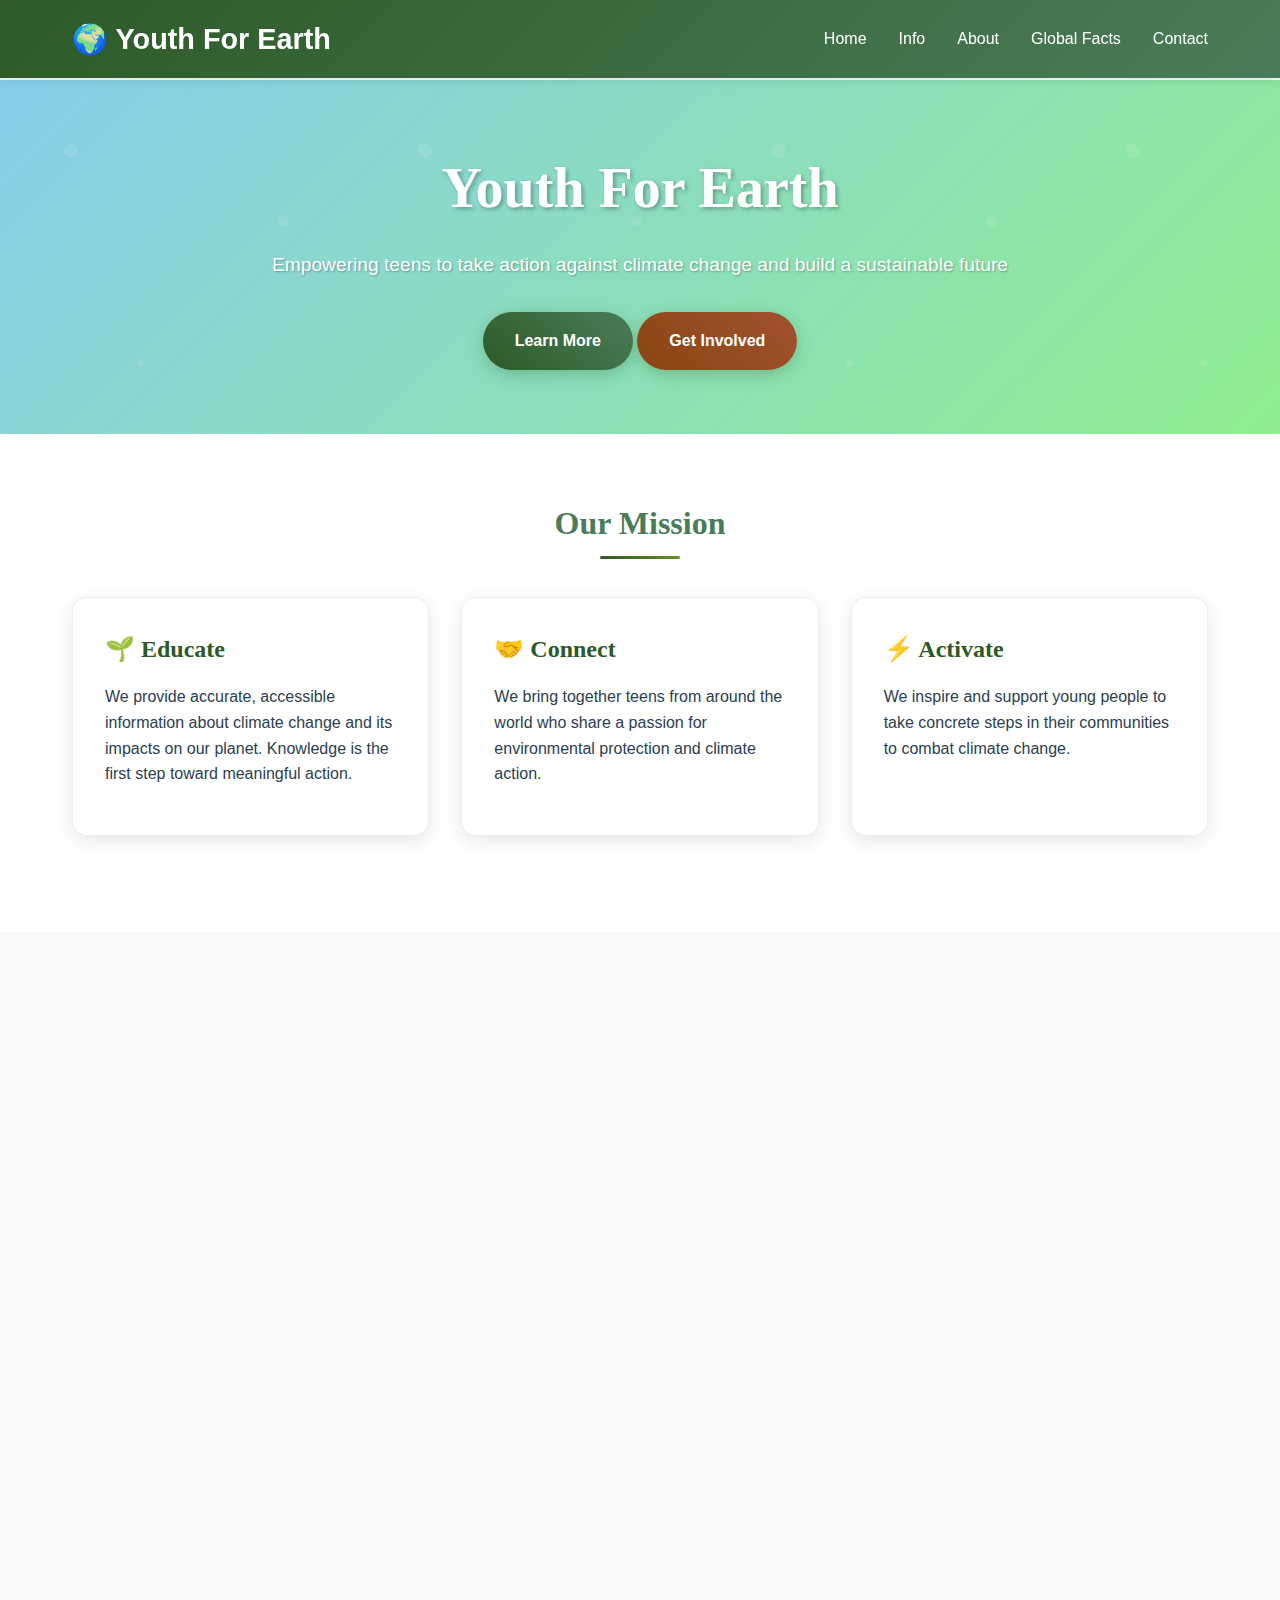
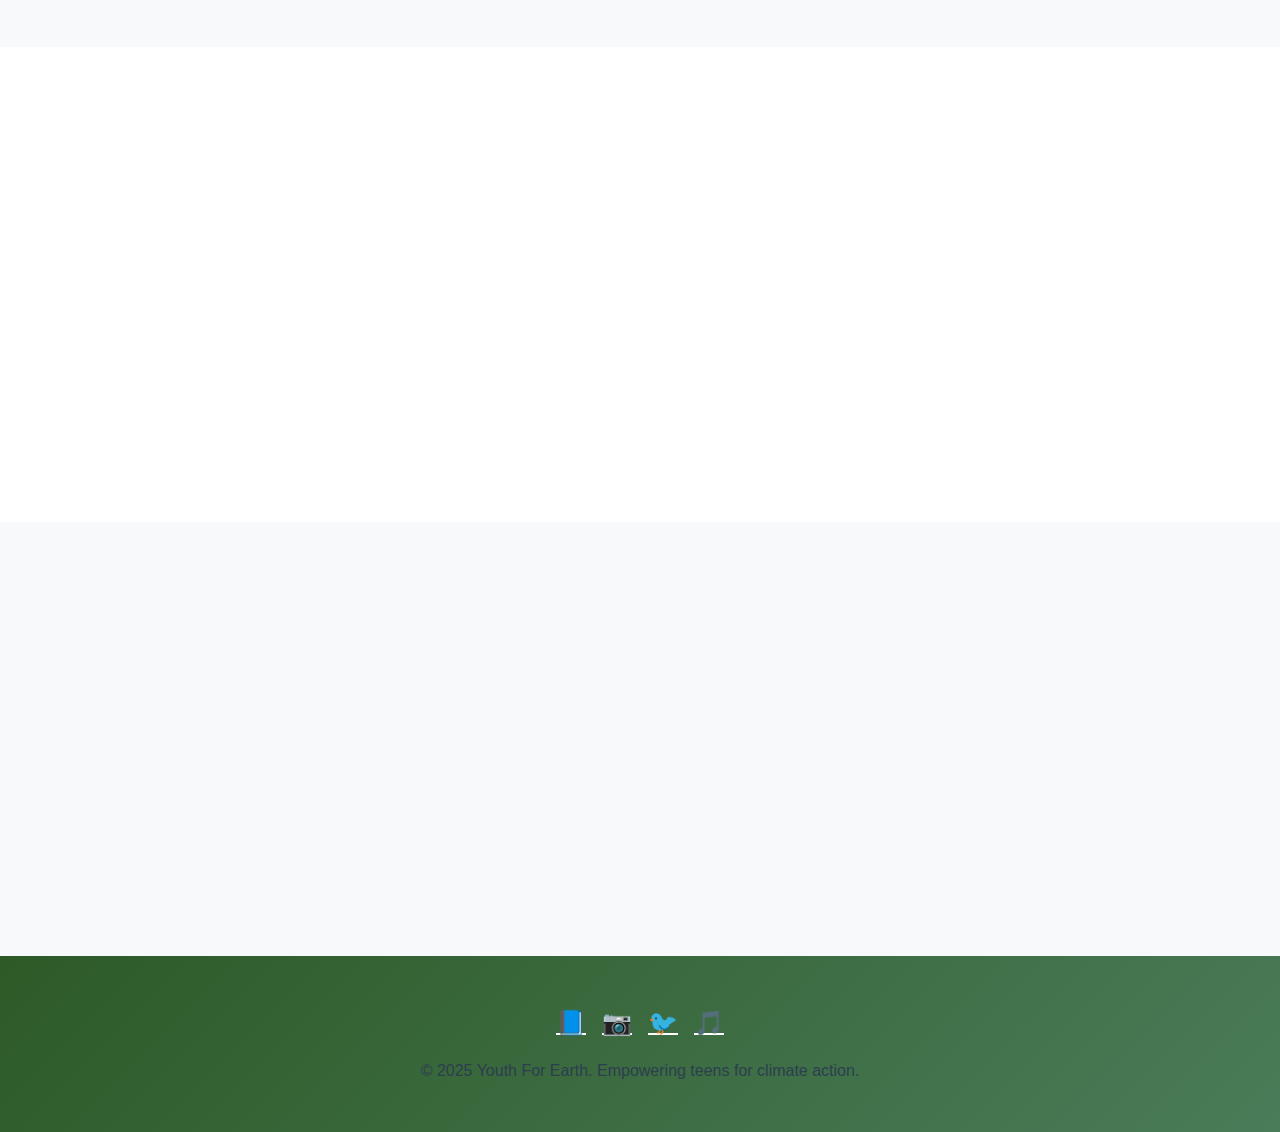
<file: index.html>
<!DOCTYPE html>
<!-- This tells the browser this is an HTML5 document -->
<html lang="en">
<!-- The <html> tag is the root element, lang="en" tells search engines this page is in English -->
<head>
    <!-- The <head> section contains metadata (information about the page) that users don't see -->
    <meta charset="UTF-8">
    <!-- This tells the browser what character encoding to use (UTF-8 supports all languages) -->
    <meta name="viewport" content="width=device-width, initial-scale=1.0">
    <!-- This makes the website responsive - it will work on mobile phones and tablets -->
    <title>Youth For Earth - Global Climate Change Awareness for Teens</title>
    <!-- This is the text that appears in the browser tab -->
    
    <!-- Link to our custom CSS file that styles the website -->
    <link rel="stylesheet" href="css/style.css">
    
    <!-- Preconnect to Google Fonts for faster loading -->
    <link rel="preconnect" href="https://fonts.googleapis.com">
    <link rel="preconnect" href="https://fonts.gstatic.com" crossorigin>
    <!-- Load the Inter font family from Google Fonts -->
    <link href="https://fonts.googleapis.com/css2?family=Inter:wght@300;400;500;600;700&display=swap" rel="stylesheet">
</head>
<body>
    <!-- The <body> contains all the visible content of the webpage -->
    
    <!-- Navigation Bar - appears at the top of every page -->
    <nav class="navbar" id="navbar">
        <!-- <nav> is a semantic HTML5 tag for navigation -->
        <div class="nav-container">
            <!-- Container div to center and limit the width of navigation content -->
            <a href="index.html" class="logo">🌍 Youth For Earth</a>
            <!-- Logo link that takes users back to homepage -->
            
            <!-- Navigation menu list -->
            <ul class="nav-menu" id="nav-menu">
                <!-- <ul> creates an unordered list, <li> creates list items -->
                <li><a href="index.html">Home</a></li>
                <li><a href="info.html">Info</a></li>
                <li><a href="about.html">About</a></li>
                <li><a href="facts.html">Global Facts</a></li>
                <li><a href="contact.html">Contact</a></li>
            </ul>
            
            <!-- Mobile menu toggle (hamburger menu) - only visible on small screens -->
            <div class="mobile-menu-toggle" id="mobile-menu-toggle">
                <!-- Three lines that form a hamburger menu icon -->
                <span></span>
                <span></span>
                <span></span>
            </div>
        </div>
    </nav>

    <!-- Main Content Area - everything below the navigation -->
    <main class="main-content">
        <!-- <main> is a semantic HTML5 tag for the main content -->
        
        <!-- Hero Section - the big banner at the top of the page -->
        <section class="hero">
            <!-- <section> is a semantic HTML5 tag for different page sections -->
            <div class="container">
                <!-- Container div to center content and limit width -->
                <div class="hero-content">
                    <!-- Main heading of the page -->
                    <h1>Youth For Earth</h1>
                    <!-- Subtitle/description -->
                    <p>Empowering teens to take action against climate change and build a sustainable future</p>
                    <!-- Call-to-action buttons -->
                    <a href="info.html" class="btn">Learn More</a>
                    <!-- Primary button (green) -->
                    <a href="contact.html" class="btn btn-secondary">Get Involved</a>
                    <!-- Secondary button (brown) -->
                </div>
            </div>
        </section>

        <!-- Mission Section -->
        <section class="section">
            <div class="container">
                <h2 class="section-title">Our Mission</h2>
                <div class="card-grid">
                    <div class="card">
                        <h3>🌱 Educate</h3>
                        <p>We provide accurate, accessible information about climate change and its impacts on our planet. Knowledge is the first step toward meaningful action.</p>
                    </div>
                    <div class="card">
                        <h3>🤝 Connect</h3>
                        <p>We bring together teens from around the world who share a passion for environmental protection and climate action.</p>
                    </div>
                    <div class="card">
                        <h3>⚡ Activate</h3>
                        <p>We inspire and support young people to take concrete steps in their communities to combat climate change.</p>
                    </div>
                </div>
            </div>
        </section>

        <!-- Why It Matters Section -->
        <section class="section">
            <div class="container">
                <h2 class="section-title">Why Climate Action Matters Now</h2>
                <div class="card">
                    <h3>The Time is Now</h3>
                    <p>Climate change isn't a distant problem for future generations - it's happening right now, and it's affecting our lives today. As teens, we have a unique opportunity to shape the world we'll inherit. The decisions we make and the actions we take today will determine the quality of life for billions of people in the coming decades.</p>
                    
                    <h3>Our Generation's Responsibility</h3>
                    <p>We're the generation that will live with the consequences of climate change, but we're also the generation with the power to change course. Through innovation, activism, and collective action, we can create a more sustainable and just world.</p>
                    
                    <h3>Every Action Counts</h3>
                    <p>From reducing our carbon footprint to advocating for policy changes, every individual action contributes to the larger movement for climate justice. Together, we can make a difference.</p>
                </div>
            </div>
        </section>

        <!-- Quick Facts Section -->
        <section class="section">
            <div class="container">
                <h2 class="section-title">Climate Change in Numbers</h2>
                <div class="card-grid">
                    <div class="card">
                        <div class="fact-number">1.5°C</div>
                        <div class="fact-text">Global temperature increase limit to avoid catastrophic climate impacts</div>
                    </div>
                    <div class="card">
                        <div class="fact-number">2030</div>
                        <div class="fact-text">Critical deadline to cut global emissions by 45%</div>
                    </div>
                    <div class="card">
                        <div class="fact-number">1.8B</div>
                        <div class="fact-text">Young people worldwide who can drive climate action</div>
                    </div>
                </div>
            </div>
        </section>

        <!-- Call to Action Section -->
        <section class="section">
            <div class="container">
                <div class="card" style="text-align: center;">
                    <h2>Ready to Make a Difference?</h2>
                    <p>Join thousands of teens worldwide who are taking action for our planet. Whether you're just starting your climate journey or already leading initiatives in your community, there's a place for you here.</p>
                    <div style="margin-top: 2rem;">
                        <a href="contact.html" class="btn">Join Our Movement</a>
                        <a href="facts.html" class="btn btn-secondary">Explore the Facts</a>
                    </div>
                </div>
            </div>
        </section>
    </main>

    <!-- Footer -->
    <footer class="footer">
        <div class="container">
            <div class="social-links">
                <a href="#" aria-label="Facebook">📘</a>
                <a href="#" aria-label="Instagram">📷</a>
                <a href="#" aria-label="Twitter">🐦</a>
                <a href="#" aria-label="TikTok">🎵</a>
            </div>
            <p>&copy; 2025 Youth For Earth. Empowering teens for climate action.</p>
        </div>
    </footer>

    <script src="js/main.js"></script>
</body>
</html>
</file>
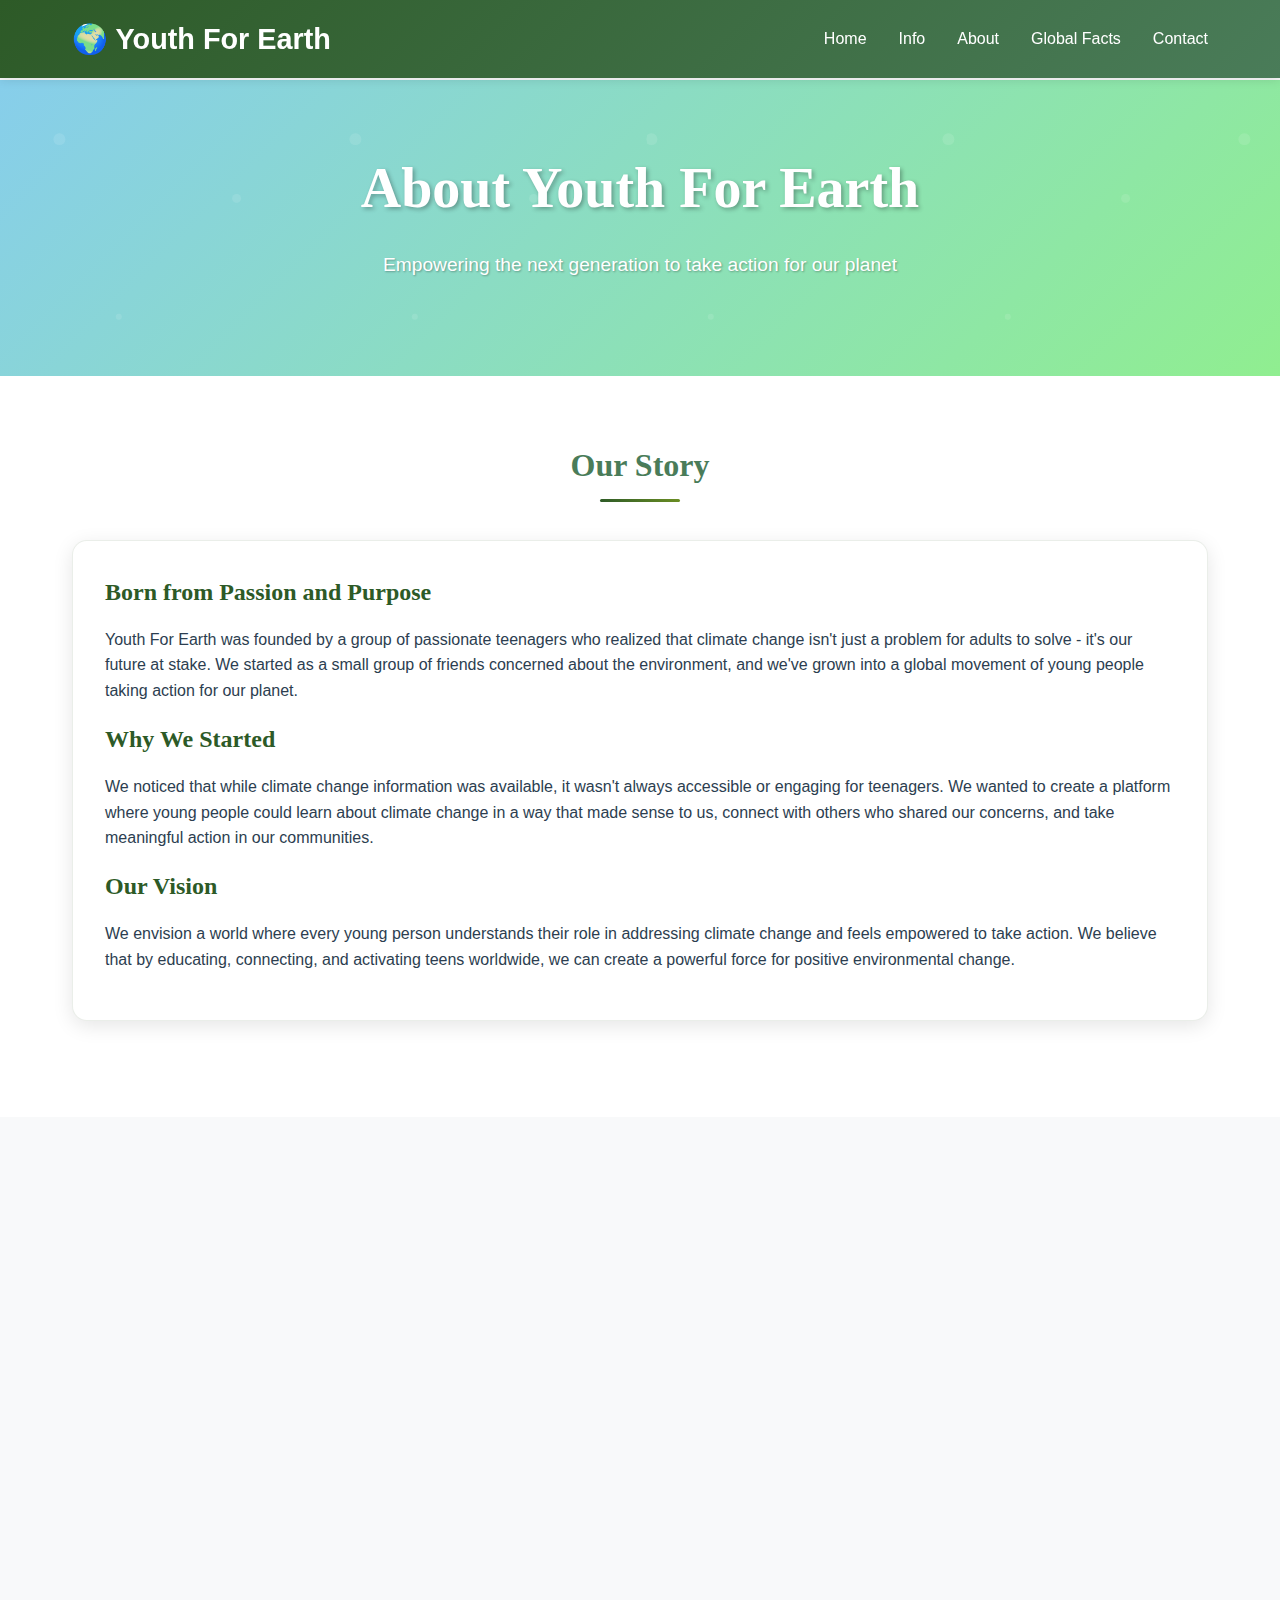
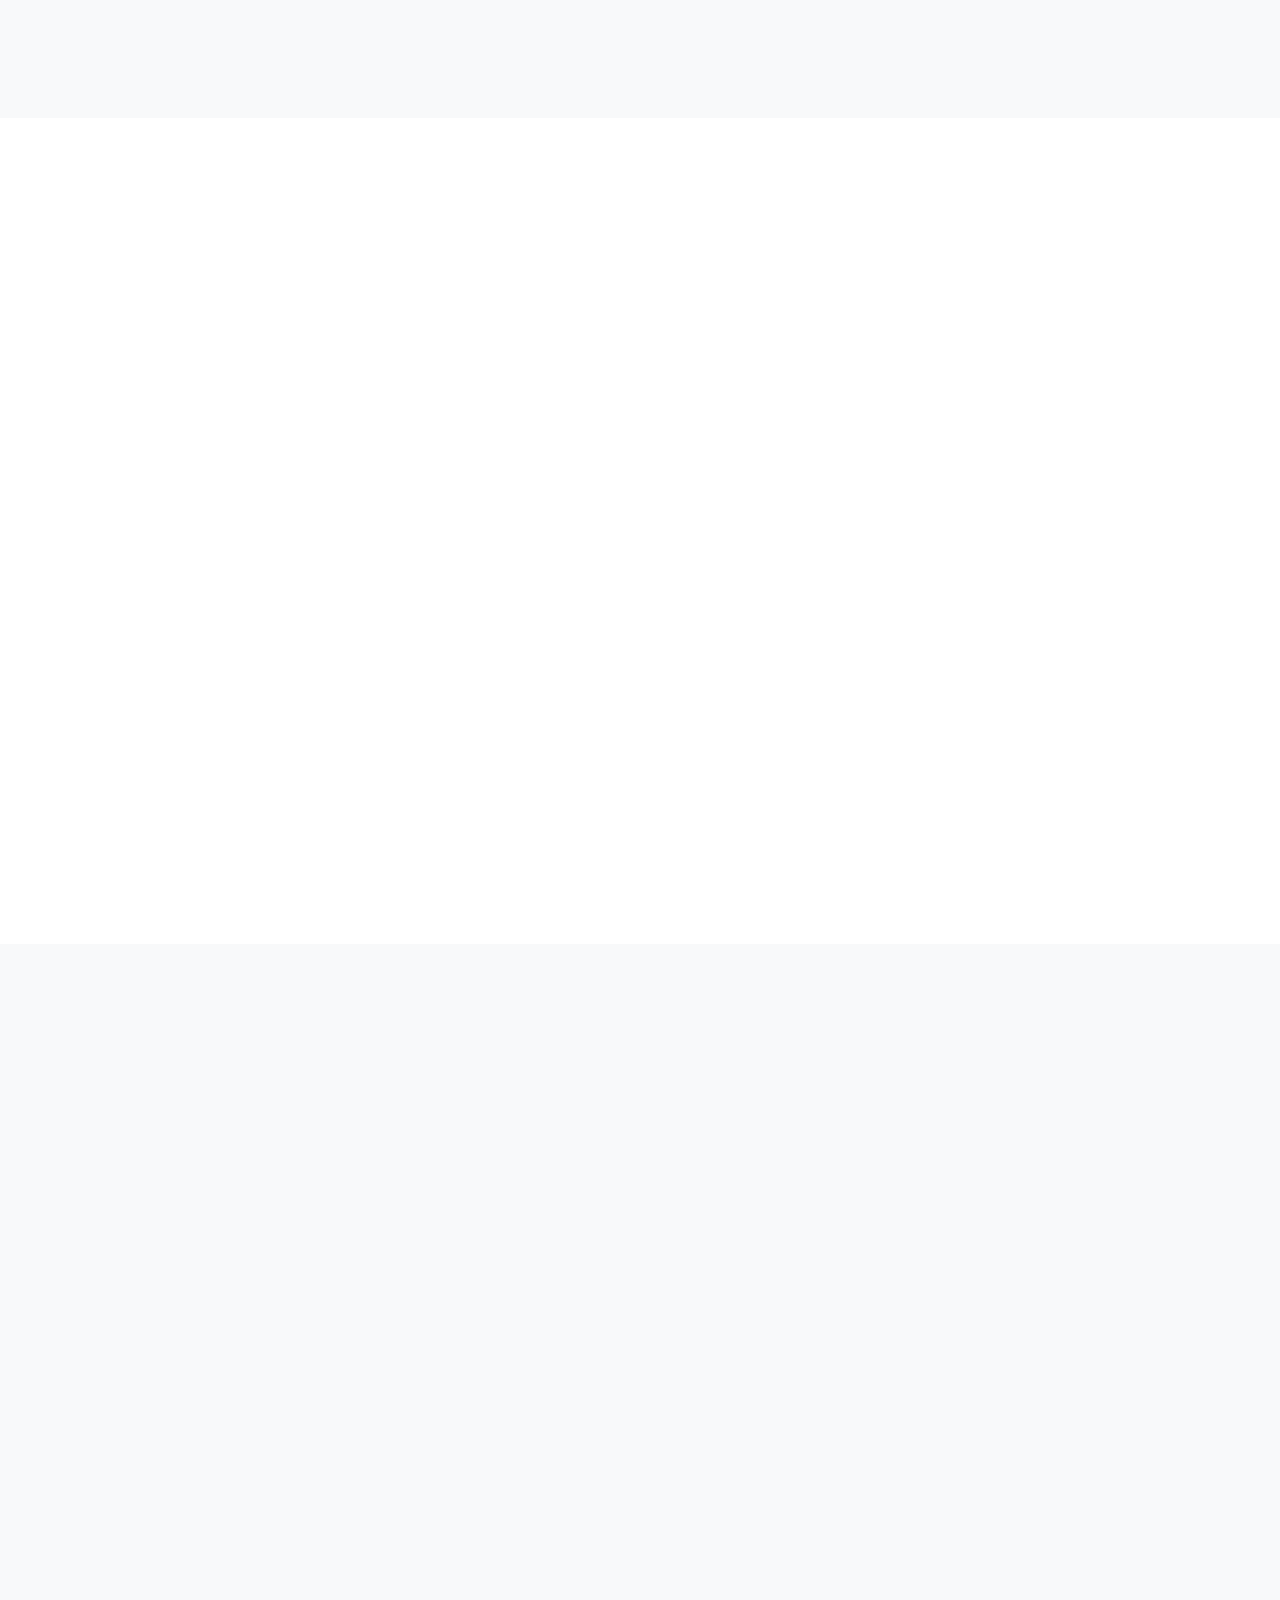
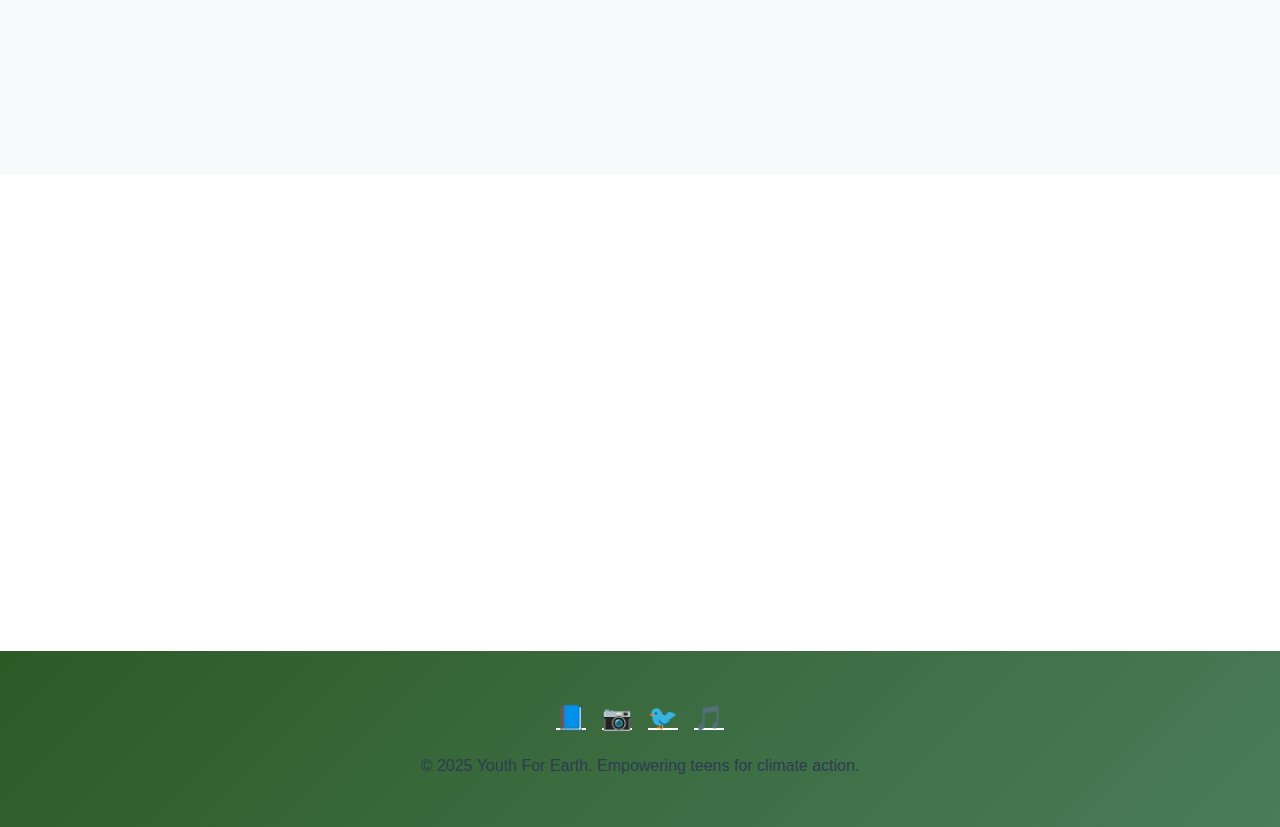
<file: about.html>
<!DOCTYPE html>
<html lang="en">
<head>
    <meta charset="UTF-8">
    <meta name="viewport" content="width=device-width, initial-scale=1.0">
    <title>About Us - Youth For Earth</title>
    <link rel="stylesheet" href="css/style.css">
    <link rel="preconnect" href="https://fonts.googleapis.com">
    <link rel="preconnect" href="https://fonts.gstatic.com" crossorigin>
    <link href="https://fonts.googleapis.com/css2?family=Inter:wght@300;400;500;600;700&display=swap" rel="stylesheet">
</head>
<body>
    <!-- Navigation -->
    <nav class="navbar" id="navbar">
        <div class="nav-container">
            <a href="index.html" class="logo">🌍 Youth For Earth</a>
            <ul class="nav-menu" id="nav-menu">
                <li><a href="index.html">Home</a></li>
                <li><a href="info.html">Info</a></li>
                <li><a href="about.html">About</a></li>
                <li><a href="facts.html">Global Facts</a></li>
                <li><a href="contact.html">Contact</a></li>
            </ul>
            <div class="mobile-menu-toggle" id="mobile-menu-toggle">
                <span></span>
                <span></span>
                <span></span>
            </div>
        </div>
    </nav>

    <!-- Main Content -->
    <main class="main-content">
        <!-- Hero Section -->
        <section class="hero">
            <div class="container">
                <div class="hero-content">
                    <h1>About Youth For Earth</h1>
                    <p>Empowering the next generation to take action for our planet</p>
                </div>
            </div>
        </section>

        <!-- Our Story Section -->
        <section class="section">
            <div class="container">
                <h2 class="section-title">Our Story</h2>
                <div class="card">
                    <h3>Born from Passion and Purpose</h3>
                    <p>Youth For Earth was founded by a group of passionate teenagers who realized that climate change isn't just a problem for adults to solve - it's our future at stake. We started as a small group of friends concerned about the environment, and we've grown into a global movement of young people taking action for our planet.</p>
                    
                    <h3>Why We Started</h3>
                    <p>We noticed that while climate change information was available, it wasn't always accessible or engaging for teenagers. We wanted to create a platform where young people could learn about climate change in a way that made sense to us, connect with others who shared our concerns, and take meaningful action in our communities.</p>
                    
                    <h3>Our Vision</h3>
                    <p>We envision a world where every young person understands their role in addressing climate change and feels empowered to take action. We believe that by educating, connecting, and activating teens worldwide, we can create a powerful force for positive environmental change.</p>
                </div>
            </div>
        </section>

        <!-- Mission & Values Section -->
        <section class="section">
            <div class="container">
                <h2 class="section-title">Our Mission & Values</h2>
                <div class="card-grid">
                    <div class="card">
                        <h3>🎯 Our Mission</h3>
                        <p>To empower teenagers worldwide with the knowledge, tools, and community support needed to take meaningful action against climate change and build a sustainable future for all.</p>
                    </div>
                    <div class="card">
                        <h3>💚 Our Values</h3>
                        <ul>
                            <li><strong>Hope:</strong> We believe in the power of positive action</li>
                            <li><strong>Inclusion:</strong> Everyone has a role to play</li>
                            <li><strong>Science:</strong> We base our work on solid evidence</li>
                            <li><strong>Action:</strong> We focus on practical solutions</li>
                            <li><strong>Community:</strong> Together we're stronger</li>
                        </ul>
                    </div>
                    <div class="card">
                        <h3>🌟 Our Approach</h3>
                        <p>We combine education with action, making climate science accessible and inspiring young people to become environmental leaders in their communities. We believe that small actions, when multiplied by millions of young people, can create massive positive change.</p>
                    </div>
                </div>
            </div>
        </section>

        <!-- What We Do Section -->
        <section class="section">
            <div class="container">
                <h2 class="section-title">What We Do</h2>
                <div class="card-grid">
                    <div class="card">
                        <h3>📚 Education & Awareness</h3>
                        <p>We create engaging, accurate content about climate change that speaks directly to teenagers. Our resources are designed to be informative, accessible, and inspiring.</p>
                    </div>
                    <div class="card">
                        <h3>🤝 Community Building</h3>
                        <p>We connect young people from around the world who are passionate about environmental action. Through our platform, teens can share ideas, support each other, and collaborate on projects.</p>
                    </div>
                    <div class="card">
                        <h3>⚡ Action Campaigns</h3>
                        <p>We organize and support campaigns that give young people concrete ways to take action in their schools, communities, and beyond.</p>
                    </div>
                    <div class="card">
                        <h3>🎤 Youth Voices</h3>
                        <p>We amplify the voices of young people in climate discussions, ensuring that the generation most affected by climate change has a seat at the table.</p>
                    </div>
                    <div class="card">
                        <h3>🛠️ Resources & Tools</h3>
                        <p>We provide practical resources, toolkits, and guides to help young people start environmental initiatives in their communities.</p>
                    </div>
                    <div class="card">
                        <h3>🌍 Global Network</h3>
                        <p>We're building a worldwide network of young climate activists who can learn from each other and work together on global challenges.</p>
                    </div>
                </div>
            </div>
        </section>

        <!-- Our Impact Section -->
        <section class="section">
            <div class="container">
                <h2 class="section-title">Our Impact</h2>
                <div class="card">
                    <h3>Making a Difference Together</h3>
                    <p>Since our founding, Youth For Earth has grown into a global community of young people taking action for our planet. While we're still growing, we're proud of the impact our community has already made:</p>
                    
                    <div class="card-grid" style="margin-top: 2rem;">
                        <div class="card">
                            <div class="fact-number">10,000+</div>
                            <div class="fact-text">Young people connected through our platform</div>
                        </div>
                        <div class="card">
                            <div class="fact-number">500+</div>
                            <div class="fact-text">Local environmental projects started by our members</div>
                        </div>
                        <div class="card">
                            <div class="fact-number">50+</div>
                            <div class="fact-text">Countries represented in our global community</div>
                        </div>
                    </div>
                    
                    <h3>Success Stories</h3>
                    <p>Our members have started school recycling programs, organized climate strikes, created community gardens, advocated for renewable energy in their schools, and much more. Every action, no matter how small, contributes to the larger movement for climate justice.</p>
                </div>
            </div>
        </section>

        <!-- Join Us Section -->
        <section class="section">
            <div class="container">
                <div class="card" style="text-align: center;">
                    <h2>Join Our Movement</h2>
                    <p>Youth For Earth is more than just a website - it's a community of young people who are passionate about protecting our planet. Whether you're just starting to learn about climate change or you're already leading environmental initiatives in your community, there's a place for you here.</p>
                    <p>Together, we can create a more sustainable future. The time to act is now, and we're the generation that can make it happen.</p>
                    <div style="margin-top: 2rem;">
                        <a href="contact.html" class="btn">Get Involved</a>
                        <a href="info.html" class="btn btn-secondary">Learn More</a>
                    </div>
                </div>
            </div>
        </section>
    </main>

    <!-- Footer -->
    <footer class="footer">
        <div class="container">
            <div class="social-links">
                <a href="#" aria-label="Facebook">📘</a>
                <a href="#" aria-label="Instagram">📷</a>
                <a href="#" aria-label="Twitter">🐦</a>
                <a href="#" aria-label="TikTok">🎵</a>
            </div>
            <p>&copy; 2025 Youth For Earth. Empowering teens for climate action.</p>
        </div>
    </footer>

    <script src="js/main.js"></script>
</body>
</html>
</file>
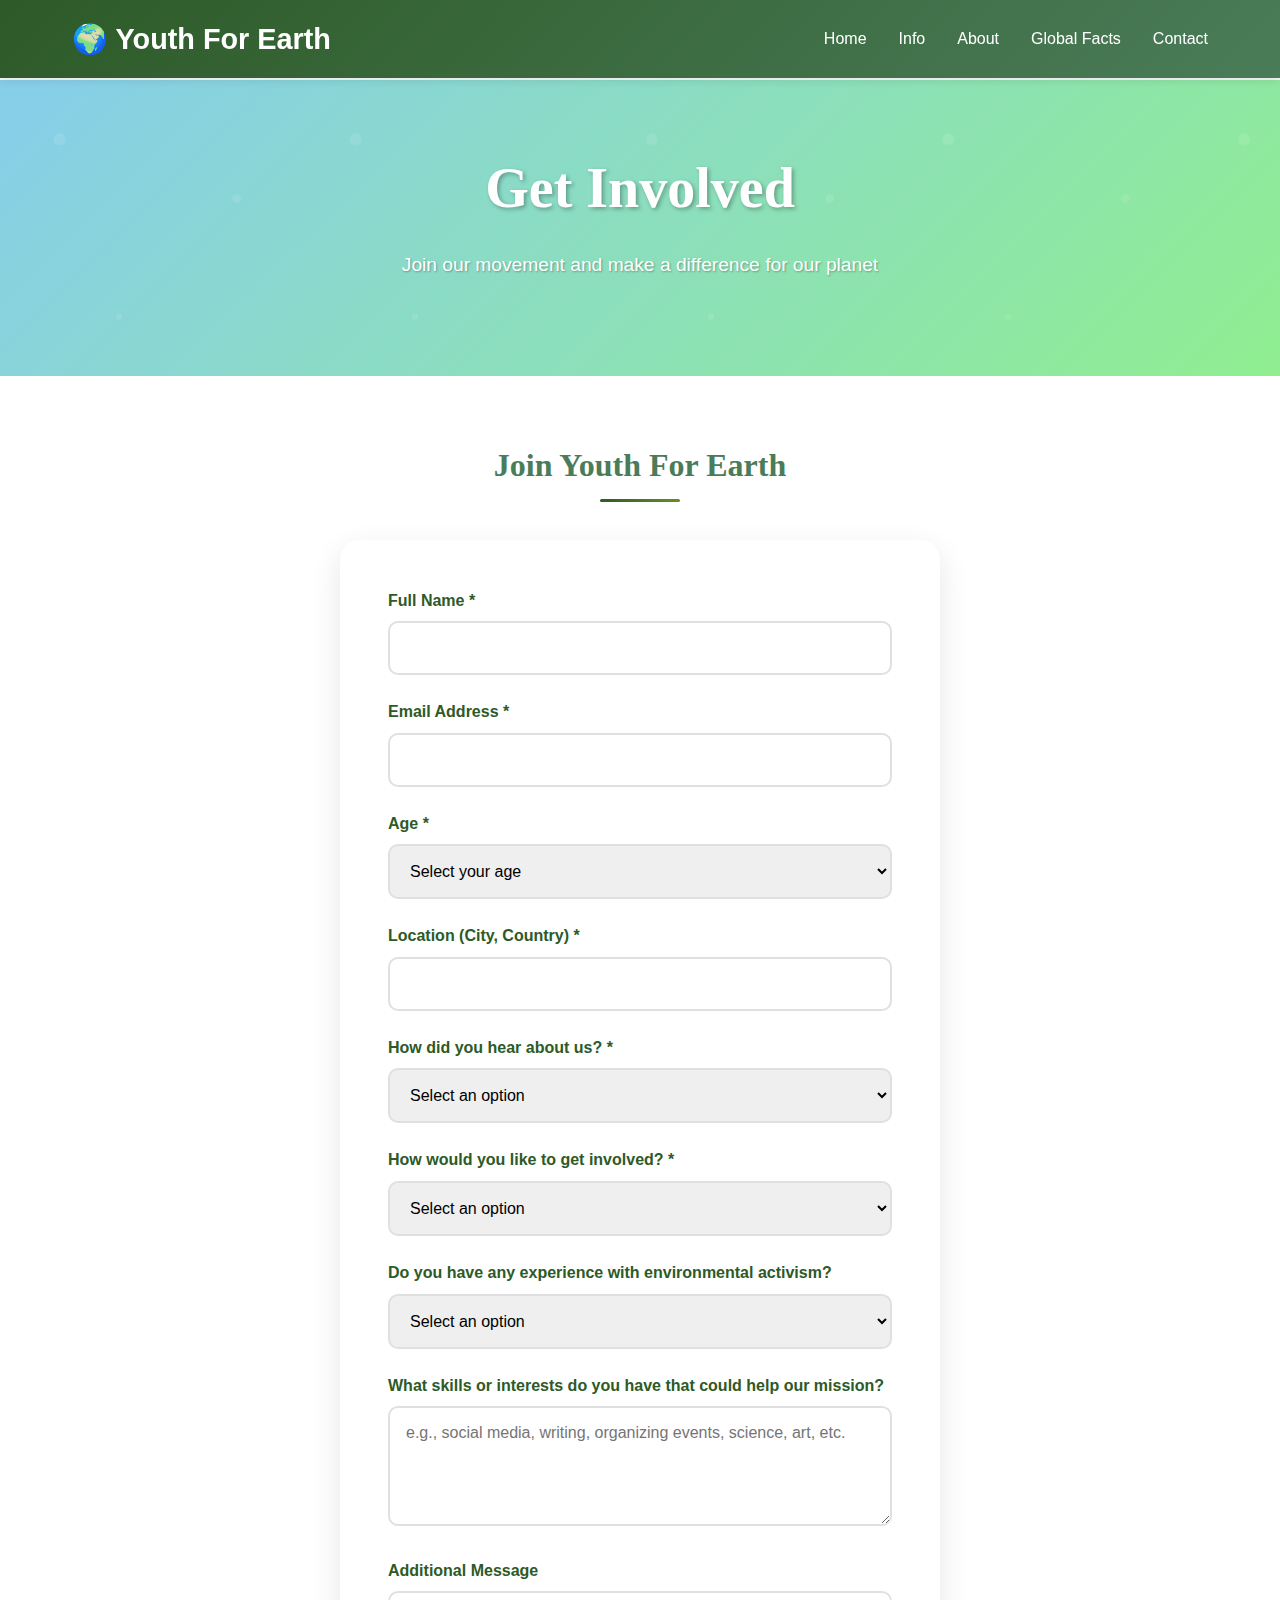
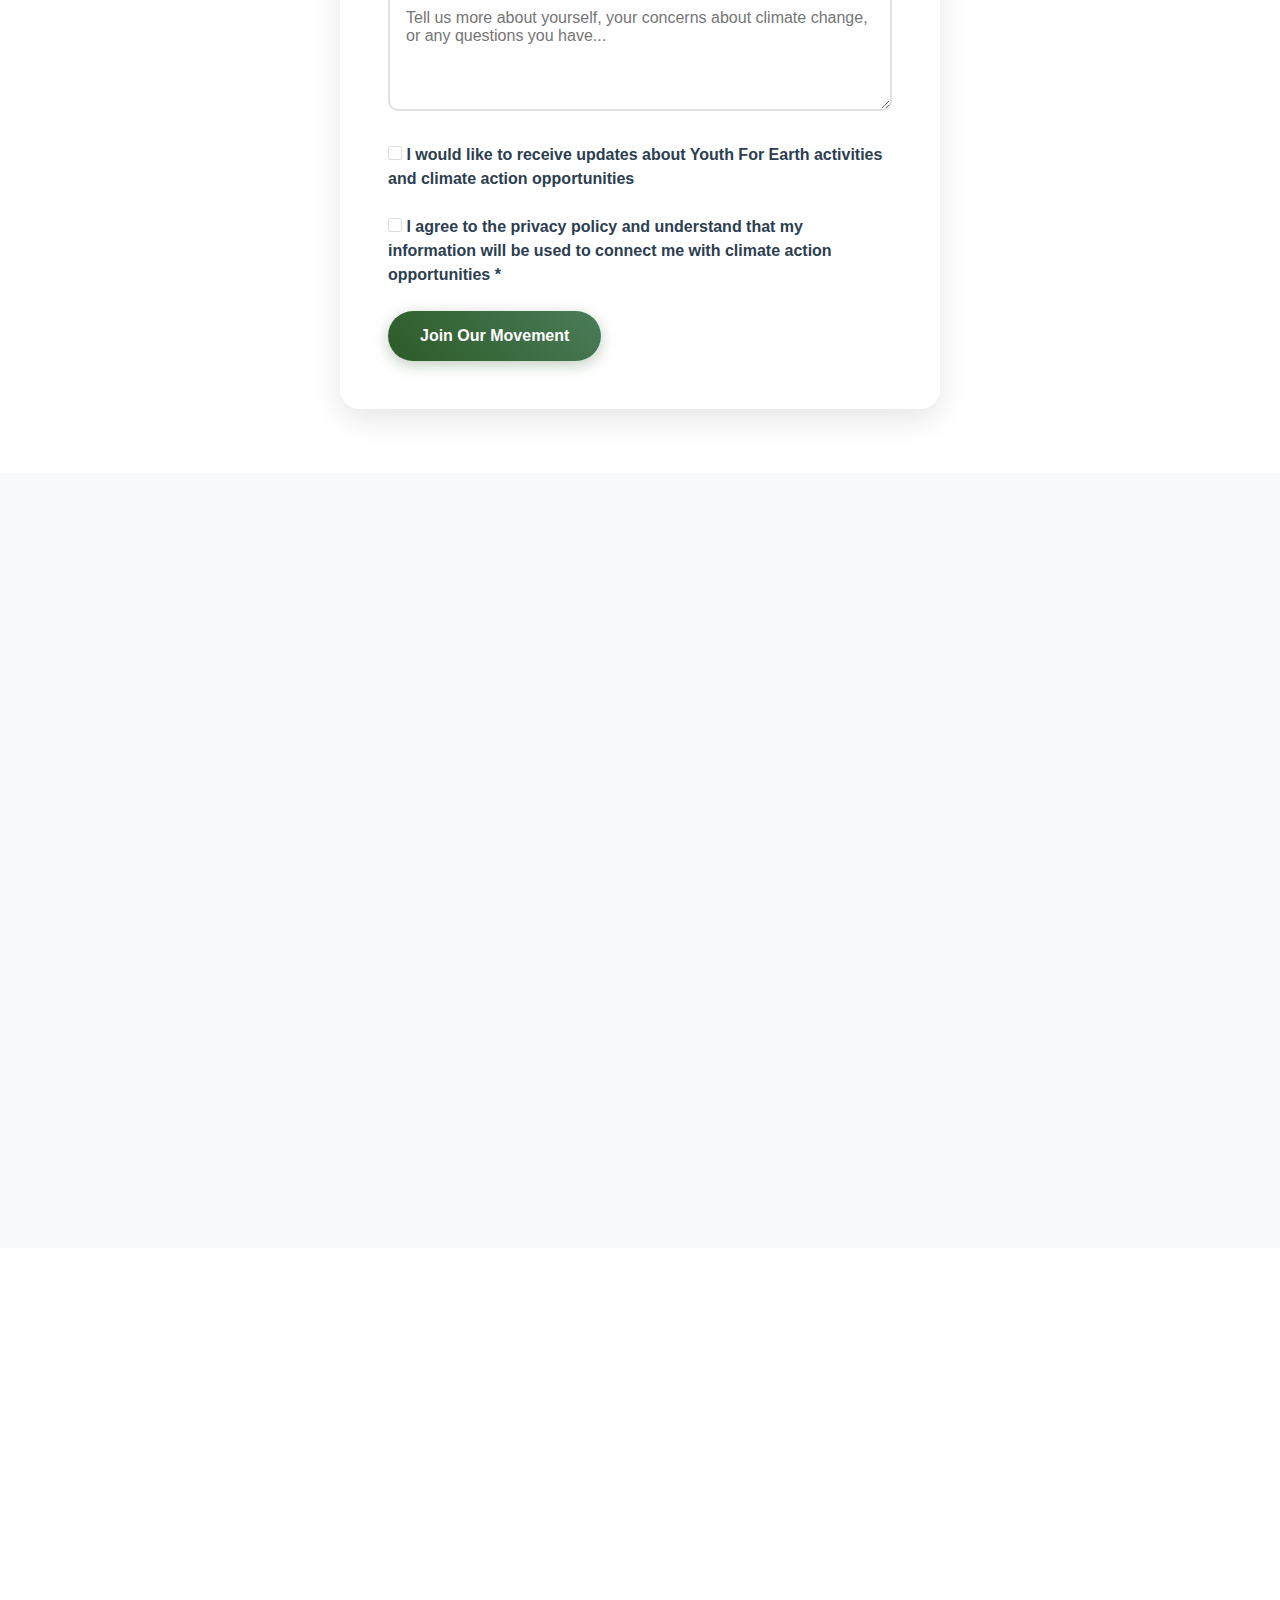
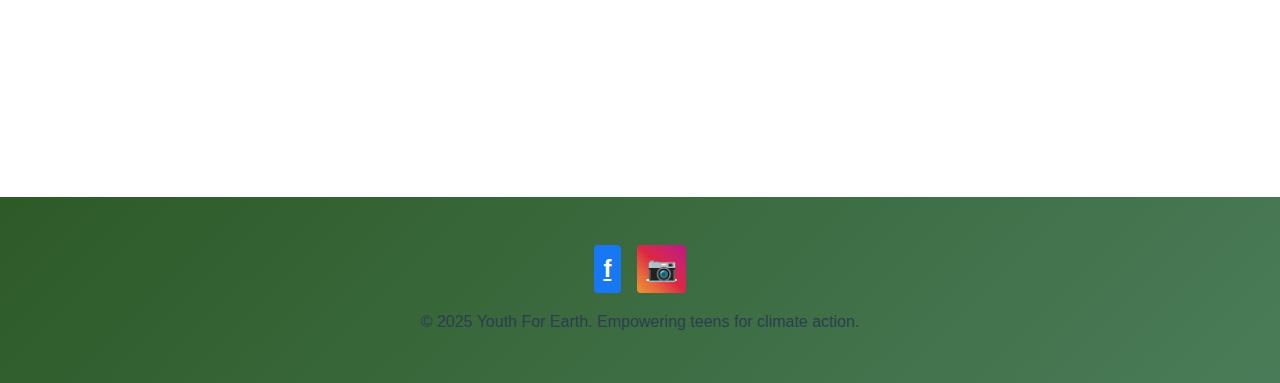
<file: contact.html>
<!DOCTYPE html>
<html lang="en">
<head>
    <meta charset="UTF-8">
    <meta name="viewport" content="width=device-width, initial-scale=1.0">
    <title>Contact Us - Youth For Earth</title>
    <link rel="stylesheet" href="css/style.css">
    <link rel="preconnect" href="https://fonts.googleapis.com">
    <link rel="preconnect" href="https://fonts.gstatic.com" crossorigin>
    <link href="https://fonts.googleapis.com/css2?family=Inter:wght@300;400;500;600;700&display=swap" rel="stylesheet">
</head>
<body>
    <!-- Navigation -->
    <nav class="navbar" id="navbar">
        <div class="nav-container">
            <a href="index.html" class="logo">🌍 Youth For Earth</a>
            <ul class="nav-menu" id="nav-menu">
                <li><a href="index.html">Home</a></li>
                <li><a href="info.html">Info</a></li>
                <li><a href="about.html">About</a></li>
                <li><a href="facts.html">Global Facts</a></li>
                <li><a href="contact.html">Contact</a></li>
            </ul>
            <div class="mobile-menu-toggle" id="mobile-menu-toggle">
                <span></span>
                <span></span>
                <span></span>
            </div>
        </div>
    </nav>

    <!-- Main Content -->
    <main class="main-content">
        <!-- Hero Section -->
        <section class="hero">
            <div class="container">
                <div class="hero-content">
                    <h1>Get Involved</h1>
                    <p>Join our movement and make a difference for our planet</p>
                </div>
            </div>
        </section>

        <!-- Contact Form Section -->
        <section class="section">
            <div class="container">
                <h2 class="section-title">Join Youth For Earth</h2>
                <div class="contact-form">
                    <form id="contactForm">
                        <div class="form-group">
                            <label for="name">Full Name *</label>
                            <input type="text" id="name" name="name" required>
                        </div>

                        <div class="form-group">
                            <label for="email">Email Address *</label>
                            <input type="email" id="email" name="email" required>
                        </div>

                        <div class="form-group">
                            <label for="age">Age *</label>
                            <select id="age" name="age" required>
                                <option value="">Select your age</option>
                                <option value="13">13</option>
                                <option value="14">14</option>
                                <option value="15">15</option>
                                <option value="16">16</option>
                                <option value="17">17</option>
                                <option value="18">18</option>
                                <option value="19">19</option>
                                <option value="other">Other</option>
                            </select>
                        </div>

                        <div class="form-group">
                            <label for="location">Location (City, Country) *</label>
                            <input type="text" id="location" name="location" required>
                        </div>

                        <div class="form-group">
                            <label for="interest">How did you hear about us? *</label>
                            <select id="interest" name="interest" required>
                                <option value="">Select an option</option>
                                <option value="social-media">Social Media</option>
                                <option value="school">School/Teacher</option>
                                <option value="friend">Friend/Family</option>
                                <option value="search">Online Search</option>
                                <option value="news">News Article</option>
                                <option value="other">Other</option>
                            </select>
                        </div>

                        <div class="form-group">
                            <label for="involvement">How would you like to get involved? *</label>
                            <select id="involvement" name="involvement" required>
                                <option value="">Select an option</option>
                                <option value="learn">Learn more about climate change</option>
                                <option value="connect">Connect with other young activists</option>
                                <option value="organize">Organize events in my community</option>
                                <option value="volunteer">Volunteer for environmental projects</option>
                                <option value="advocate">Advocate for climate policies</option>
                                <option value="all">All of the above</option>
                            </select>
                        </div>

                        <div class="form-group">
                            <label for="experience">Do you have any experience with environmental activism?</label>
                            <select id="experience" name="experience">
                                <option value="">Select an option</option>
                                <option value="none">No experience</option>
                                <option value="school">School environmental club</option>
                                <option value="community">Community clean-up events</option>
                                <option value="climate-strike">Climate strikes/protests</option>
                                <option value="online">Online activism</option>
                                <option value="other">Other</option>
                            </select>
                        </div>

                        <div class="form-group">
                            <label for="skills">What skills or interests do you have that could help our mission?</label>
                            <textarea id="skills" name="skills" placeholder="e.g., social media, writing, organizing events, science, art, etc."></textarea>
                        </div>

                        <div class="form-group">
                            <label for="message">Additional Message</label>
                            <textarea id="message" name="message" placeholder="Tell us more about yourself, your concerns about climate change, or any questions you have..."></textarea>
                        </div>

                        <div class="form-group checkbox-group">
                            <label class="checkbox-label">
                                <input type="checkbox" id="newsletter" name="newsletter" value="yes">
                                <span class="checkbox-text">I would like to receive updates about Youth For Earth activities and climate action opportunities</span>
                            </label>
                        </div>

                        <div class="form-group checkbox-group">
                            <label class="checkbox-label">
                                <input type="checkbox" id="privacy" name="privacy" required>
                                <span class="checkbox-text">I agree to the privacy policy and understand that my information will be used to connect me with climate action opportunities *</span>
                            </label>
                        </div>

                        <button type="submit" class="btn" id="submitBtn">
                            <span id="submitText">Join Our Movement</span>
                            <span id="submitLoading" class="loading" style="display: none;"></span>
                        </button>
                    </form>

                    <div id="messageContainer"></div>
                </div>
            </div>
        </section>

        <!-- Ways to Get Involved Section -->
        <section class="section">
            <div class="container">
                <h2 class="section-title">Ways to Get Involved</h2>
                <div class="card-grid">
                    <div class="card">
                        <h3>📚 Start Learning</h3>
                        <p>Begin your climate education journey by exploring our resources and understanding the science behind climate change.</p>
                    </div>
                    <div class="card">
                        <h3>🏫 School Action</h3>
                        <p>Start or join an environmental club at your school. Organize climate awareness events and advocate for sustainable practices.</p>
                    </div>
                    <div class="card">
                        <h3>🌱 Community Projects</h3>
                        <p>Get involved in local environmental initiatives like tree planting, clean-up events, or community gardens.</p>
                    </div>
                    <div class="card">
                        <h3>📱 Digital Activism</h3>
                        <p>Use social media to spread awareness, share information, and connect with other young climate activists worldwide.</p>
                    </div>
                    <div class="card">
                        <h3>🎤 Raise Your Voice</h3>
                        <p>Participate in climate strikes, write to your representatives, and advocate for climate-friendly policies.</p>
                    </div>
                    <div class="card">
                        <h3>🤝 Connect & Collaborate</h3>
                        <p>Join our global network of young people working together to create positive environmental change.</p>
                    </div>
                </div>
            </div>
        </section>

        <!-- Contact Information Section -->
        <section class="section">
            <div class="container">
                <div class="card" style="text-align: center;">
                    <h2>Stay Connected</h2>
                    <p>Follow us on social media to stay updated on the latest climate news, action opportunities, and success stories from our global community.</p>
                    <div class="social-links large-social" style="margin: 2rem 0;">
                        <a href="#" aria-label="Facebook" class="facebook-logo">Facebook</a>
                        <a href="#" aria-label="Instagram" class="instagram-logo">Instagram</a>
                    </div>
                    <p><strong>Email:</strong> hello@youthforearth.org</p>
                    <p><strong>Response Time:</strong> We typically respond within 24-48 hours</p>
                </div>
            </div>
        </section>
    </main>

    <!-- Footer -->
    <footer class="footer">
        <div class="container">
            <div class="social-links">
                <a href="#" aria-label="Facebook" class="facebook-logo-small">f</a>
                <a href="#" aria-label="Instagram" class="instagram-logo-small">📷</a>
            </div>
            <p>&copy; 2025 Youth For Earth. Empowering teens for climate action.</p>
        </div>
    </footer>

    <script src="js/main.js"></script>
    <script src="js/contact.js"></script>
</body>
</html>
</file>
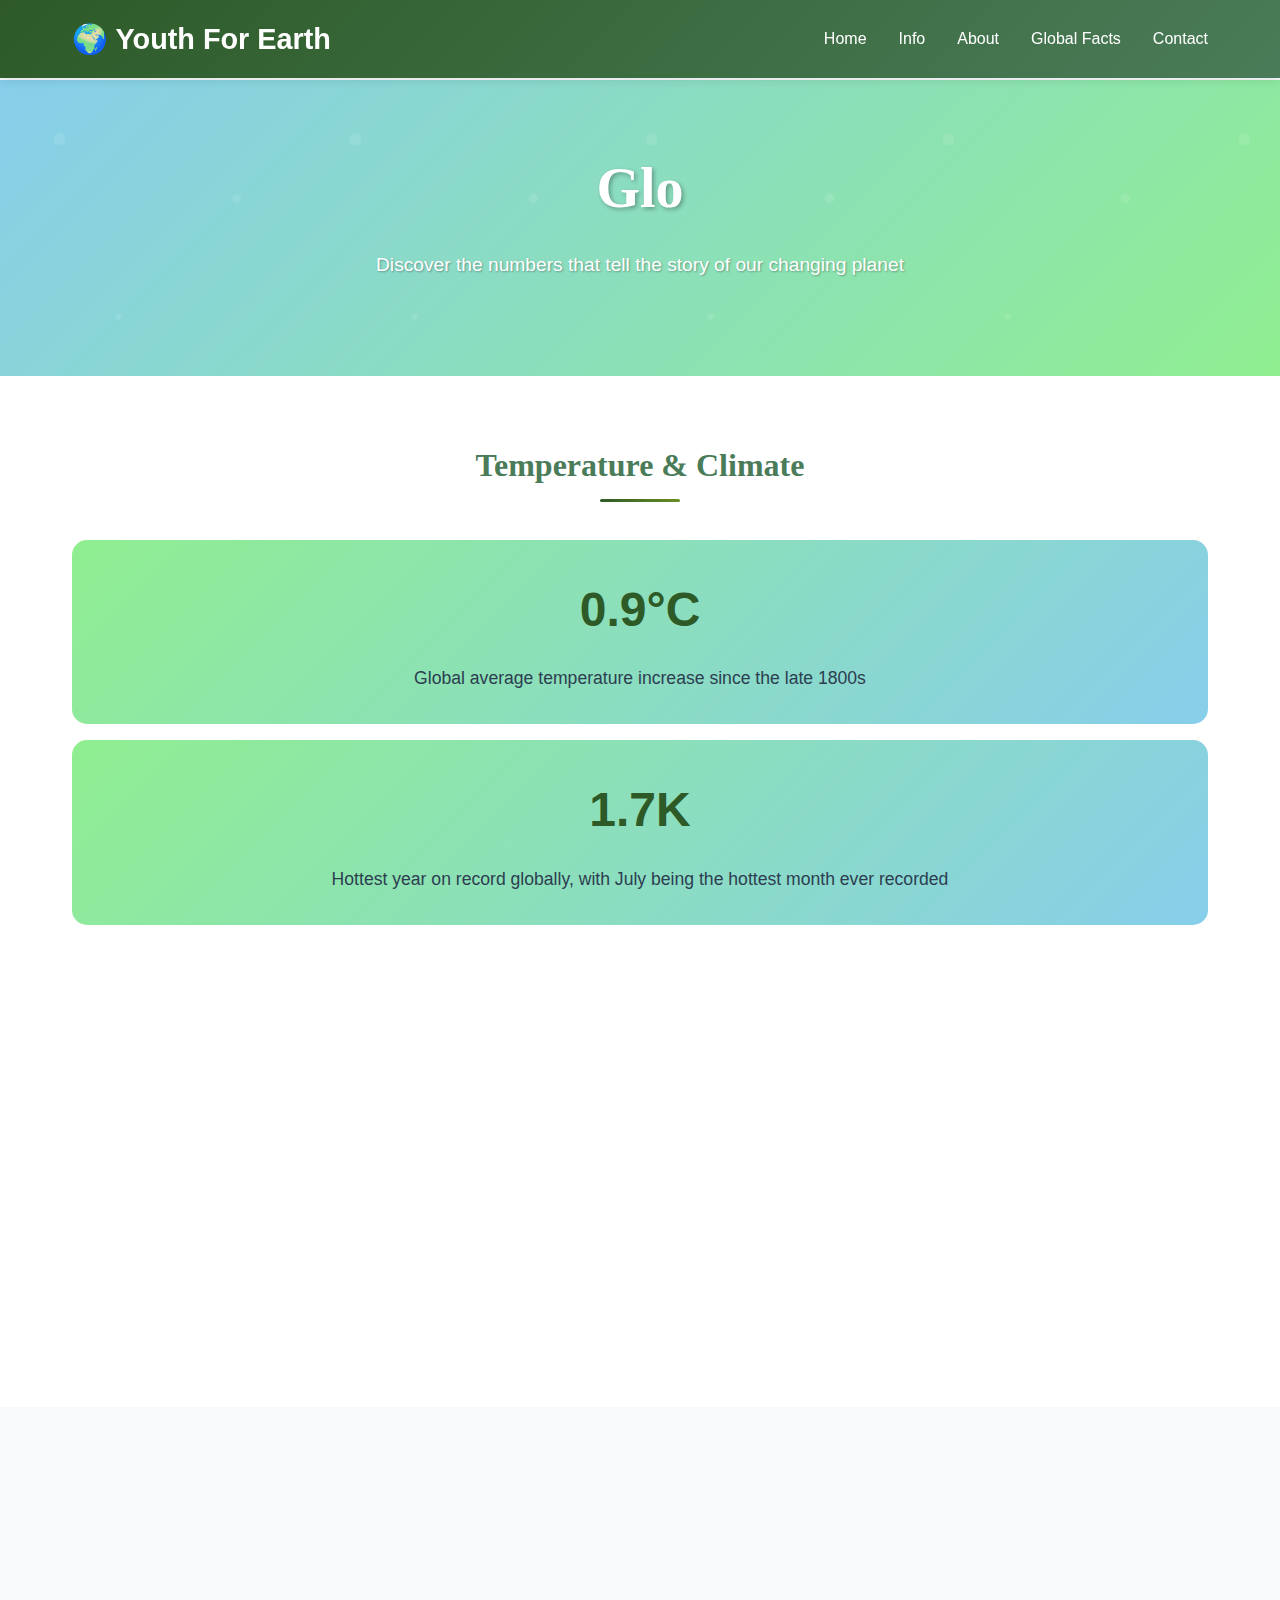
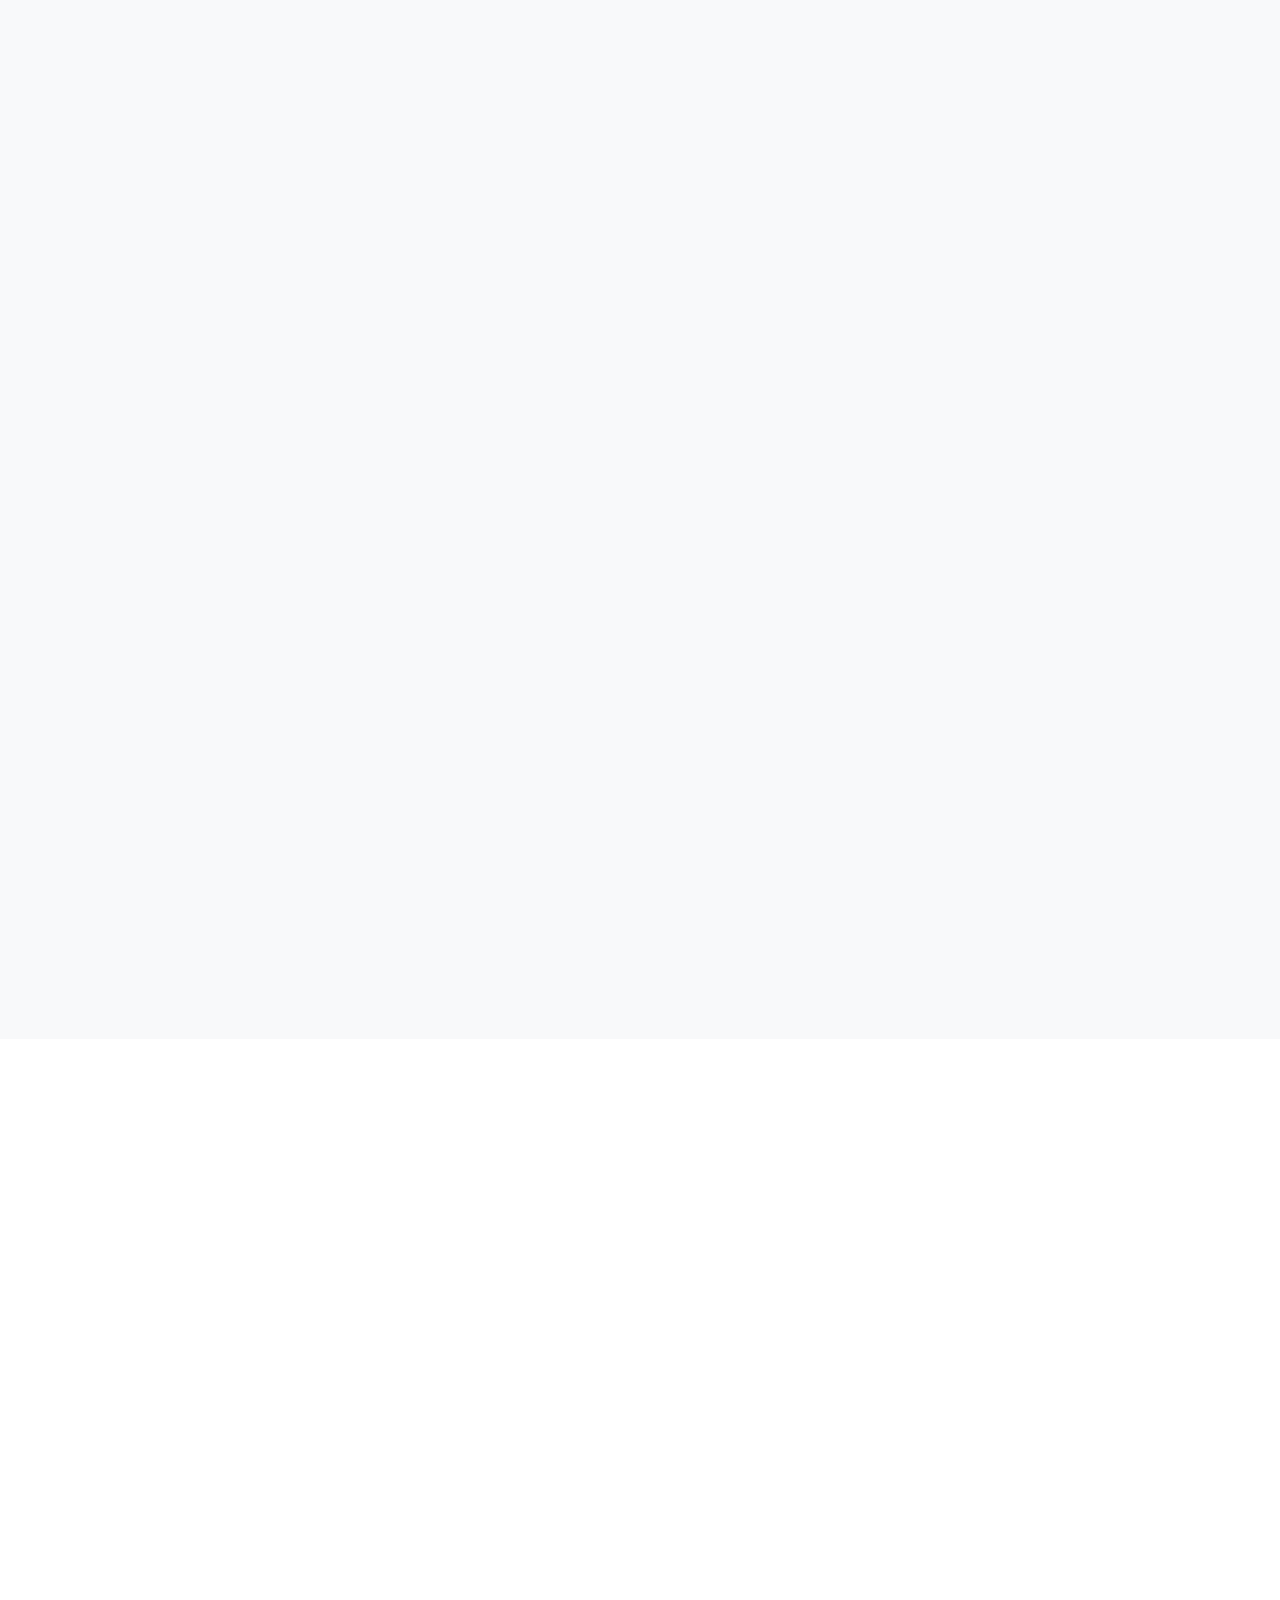
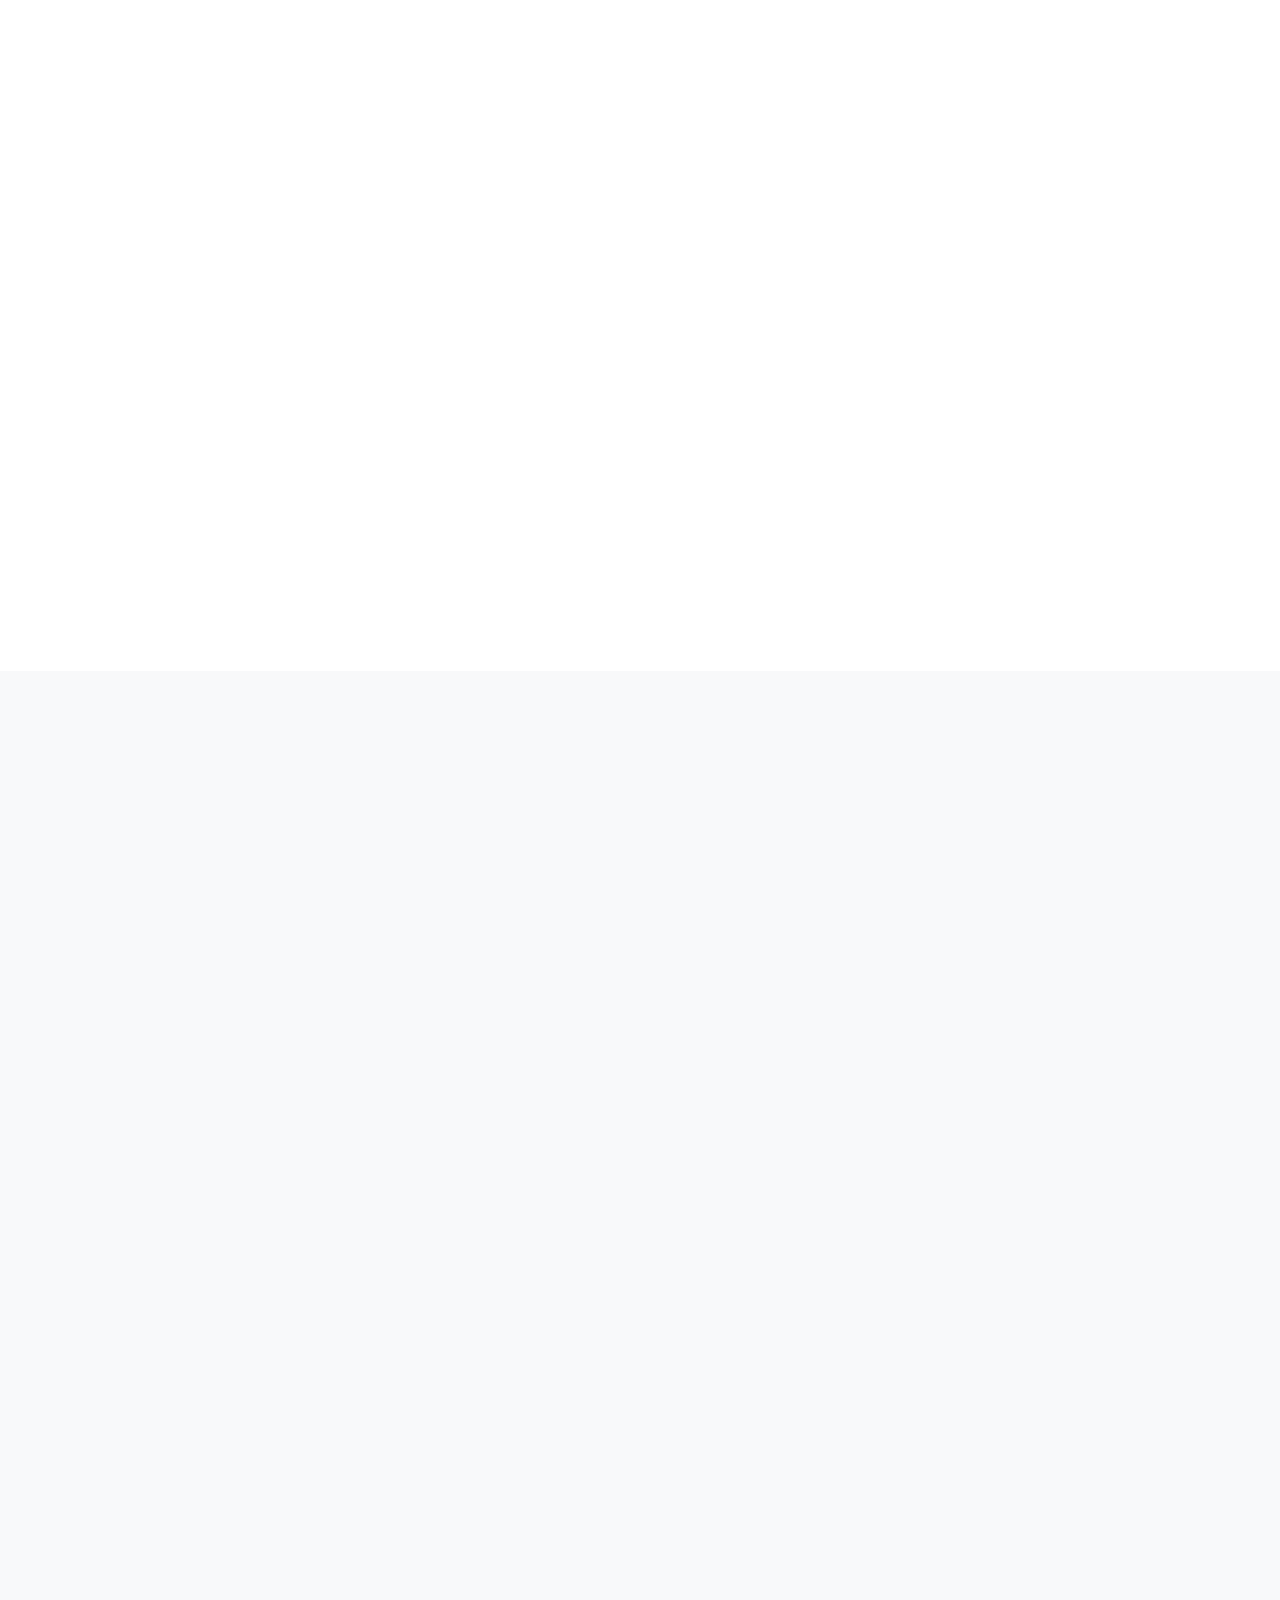
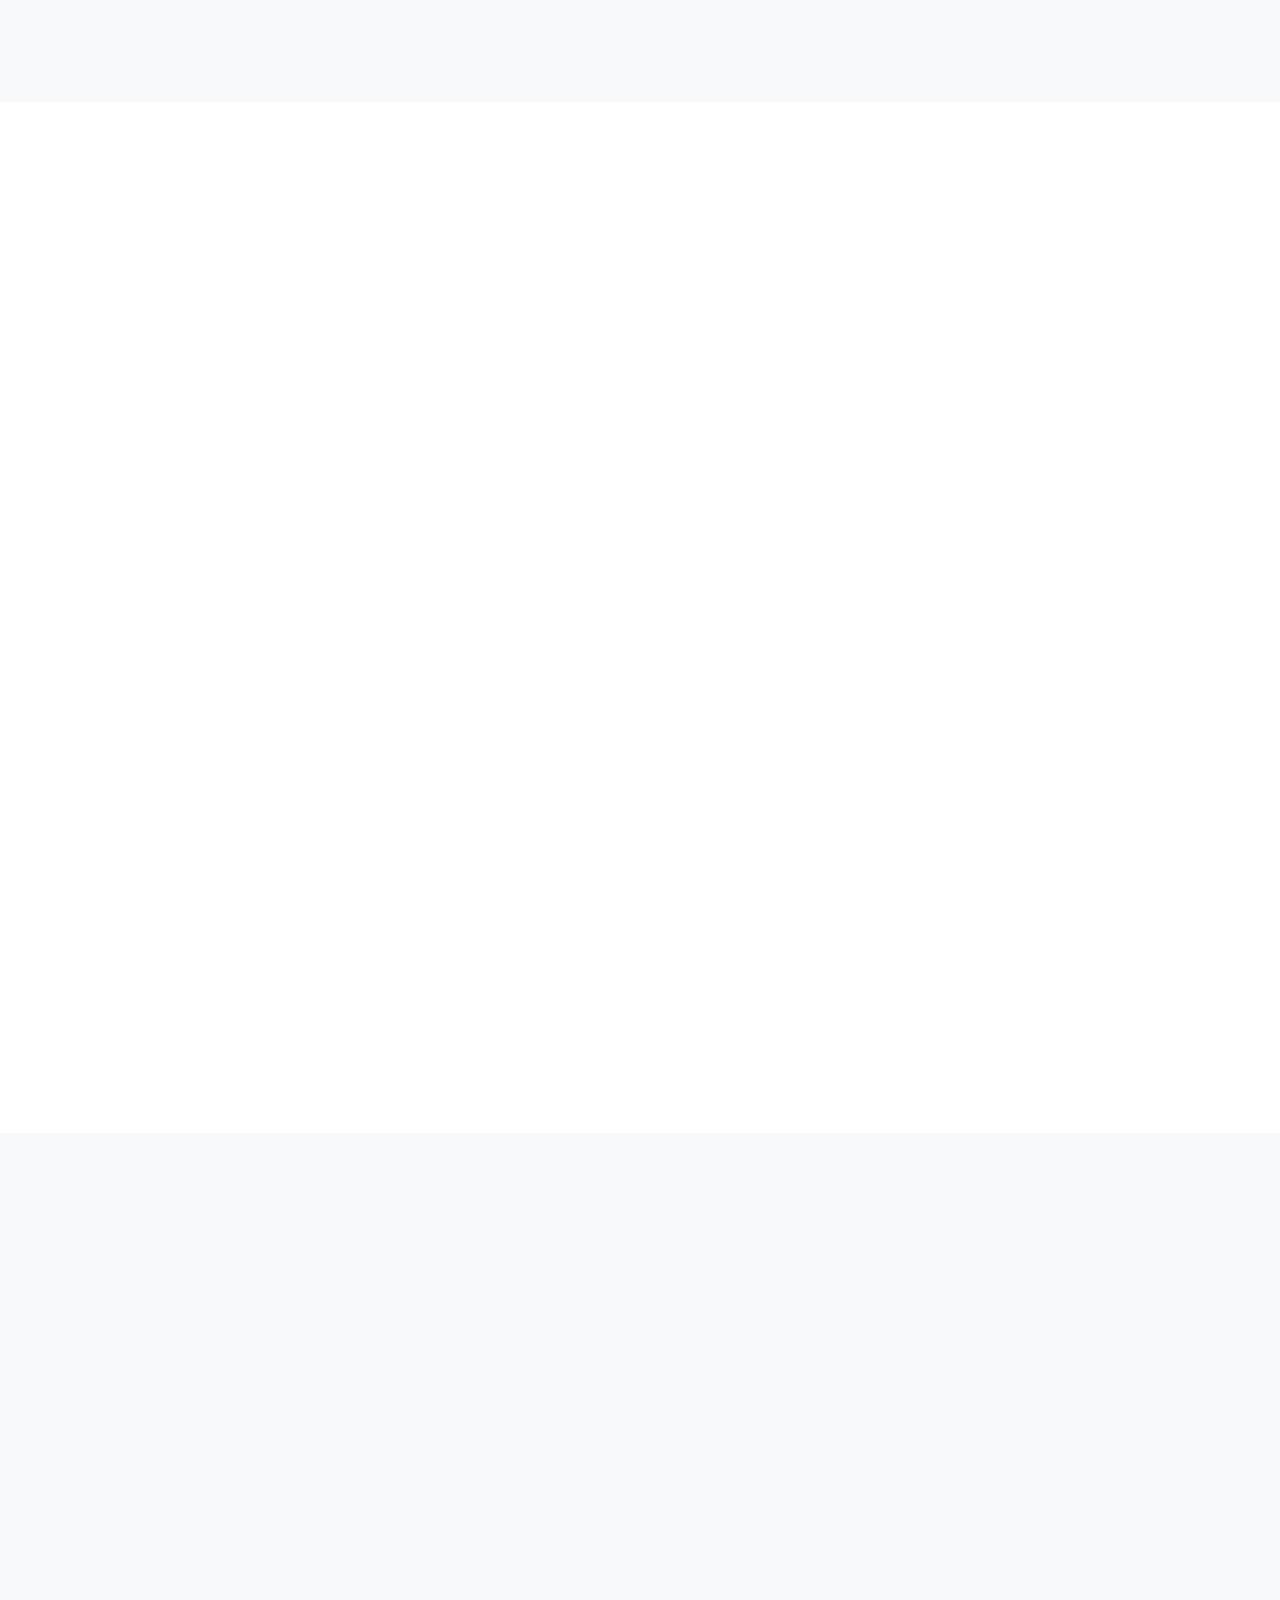
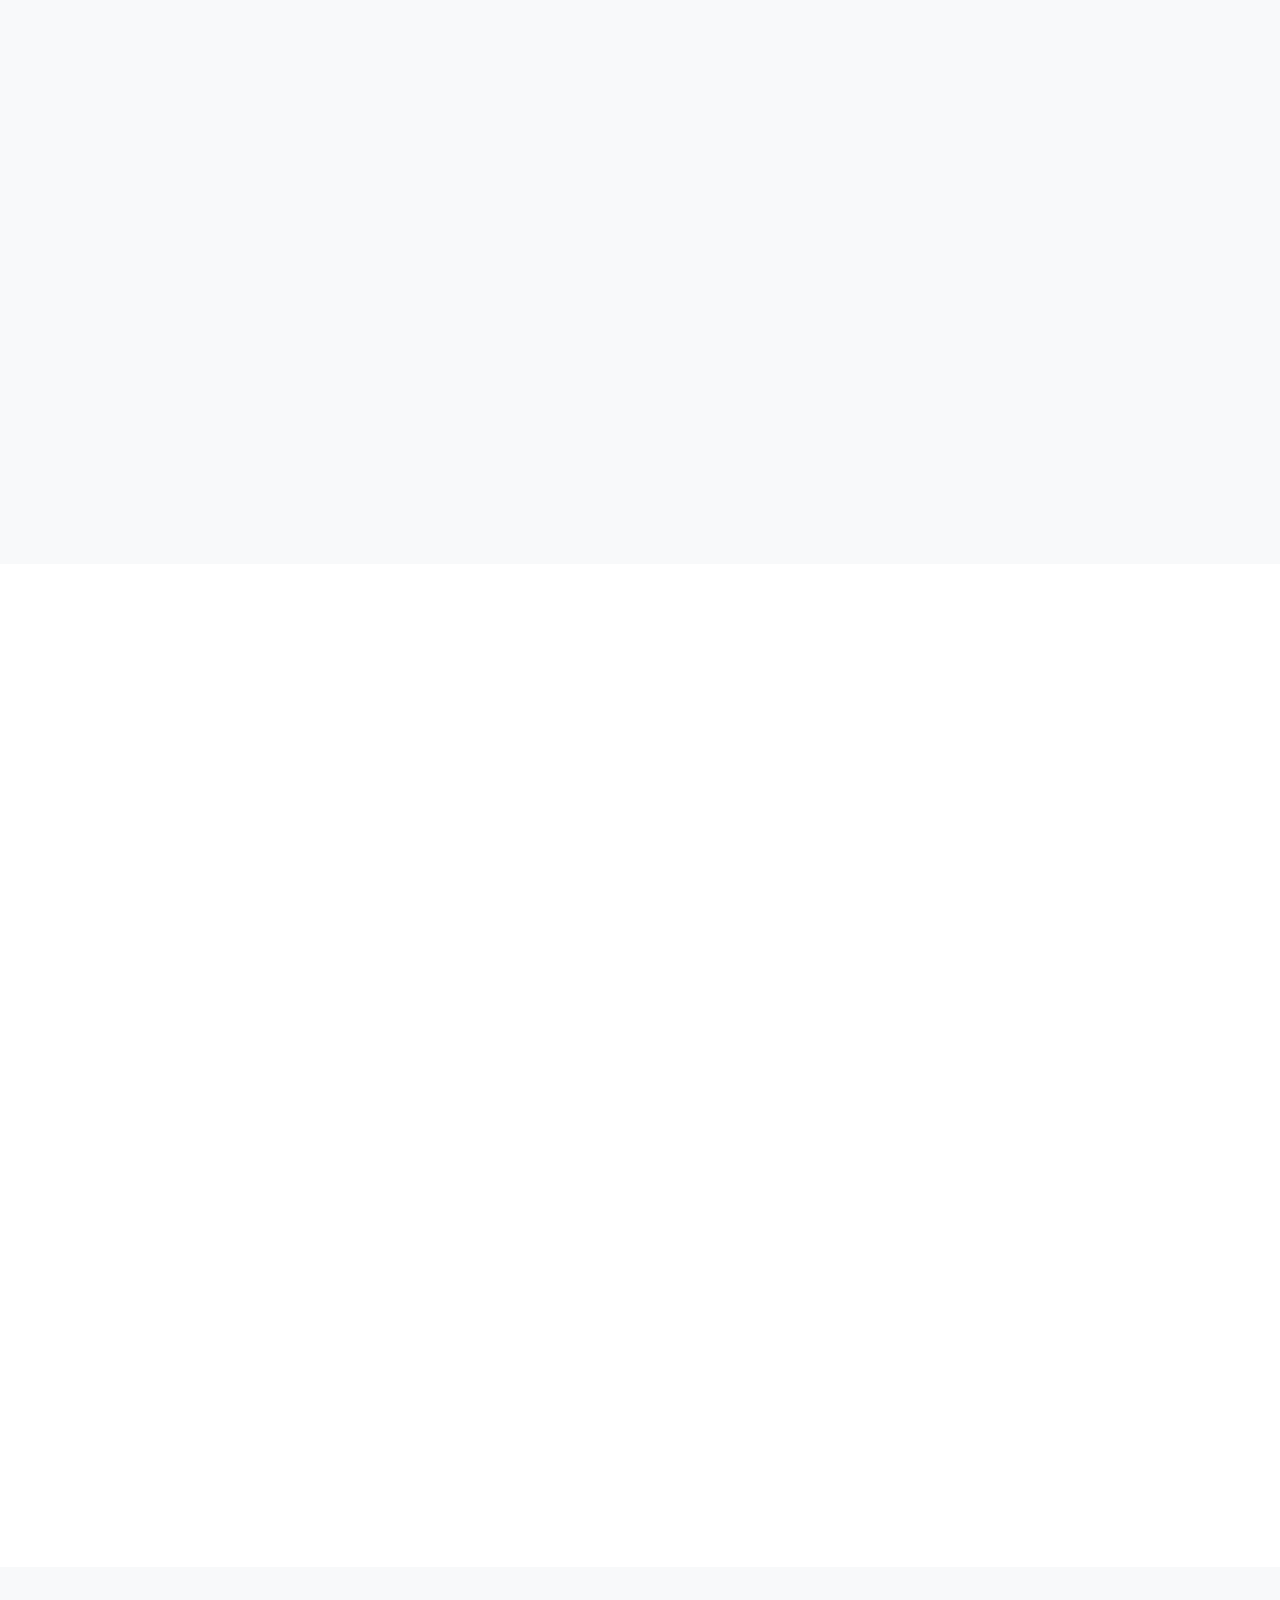
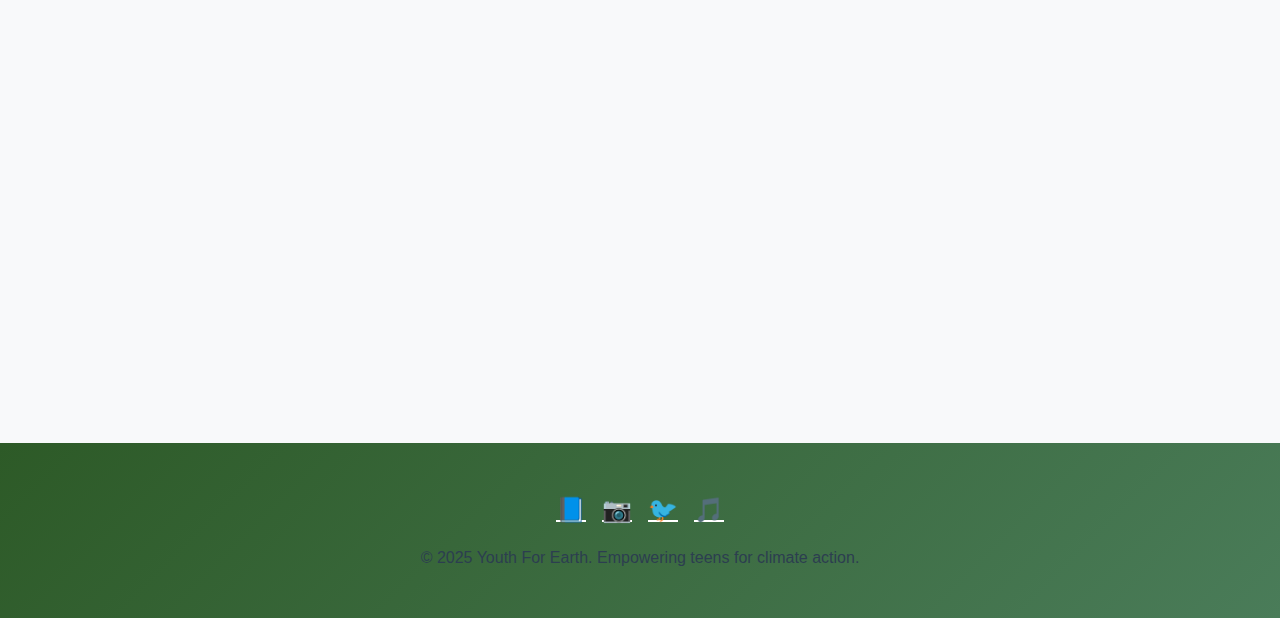
<file: facts.html>
<!DOCTYPE html>
<html lang="en">
<head>
    <meta charset="UTF-8">
    <meta name="viewport" content="width=device-width, initial-scale=1.0">
    <title>Global Climate Facts - Youth For Earth</title>
    <link rel="stylesheet" href="css/style.css">
    <link rel="preconnect" href="https://fonts.googleapis.com">
    <link rel="preconnect" href="https://fonts.gstatic.com" crossorigin>
    <link href="https://fonts.googleapis.com/css2?family=Inter:wght@300;400;500;600;700&display=swap" rel="stylesheet">
</head>
<body>
    <!-- Navigation -->
    <nav class="navbar" id="navbar">
        <div class="nav-container">
            <a href="index.html" class="logo">🌍 Youth For Earth</a>
            <ul class="nav-menu" id="nav-menu">
                <li><a href="index.html">Home</a></li>
                <li><a href="info.html">Info</a></li>
                <li><a href="about.html">About</a></li>
                <li><a href="facts.html">Global Facts</a></li>
                <li><a href="contact.html">Contact</a></li>
            </ul>
            <div class="mobile-menu-toggle" id="mobile-menu-toggle">
                <span></span>
                <span></span>
                <span></span>
            </div>
        </div>
    </nav>

    <!-- Main Content -->
    <main class="main-content">
        <!-- Hero Section -->
        <section class="hero">
            <div class="container">
                <div class="hero-content">
                    <h1>Global Climate Facts</h1>
                    <p>Discover the numbers that tell the story of our changing planet</p>
                </div>
            </div>
        </section>

        <!-- Temperature Facts Section -->
        <section class="section">
            <div class="container">
                <h2 class="section-title">Temperature & Climate</h2>
                <div class="fact-item">
                    <span class="fact-number">1.1°C</span>
                    <div class="fact-text">Global average temperature increase since the late 1800s</div>
                </div>
                <div class="fact-item">
                    <span class="fact-number">2023</span>
                    <div class="fact-text">Hottest year on record globally, with July being the hottest month ever recorded</div>
                </div>
                <div class="fact-item">
                    <span class="fact-number">1.5°C</span>
                    <div class="fact-text">Critical temperature limit to avoid catastrophic climate impacts (Paris Agreement goal)</div>
                </div>
                <div class="fact-item">
                    <span class="fact-number">2.7°C</span>
                    <div class="fact-text">Projected temperature increase by 2100 if current trends continue</div>
                </div>
            </div>
        </section>

        <!-- Emissions Section -->
        <section class="section">
            <div class="container">
                <h2 class="section-title">Greenhouse Gas Emissions</h2>
                <div class="fact-item">
                    <span class="fact-number">51B</span>
                    <div class="fact-text">Tons of greenhouse gases emitted globally each year</div>
                </div>
                <div class="fact-item">
                    <span class="fact-number">76%</span>
                    <div class="fact-text">Percentage of global emissions that are carbon dioxide</div>
                </div>
                <div class="fact-item">
                    <span class="fact-number">14%</span>
                    <div class="fact-text">Percentage of global emissions from transportation</div>
                </div>
                <div class="fact-item">
                    <span class="fact-number">25%</span>
                    <div class="fact-text">Percentage of global emissions from electricity and heat production</div>
                </div>
                <div class="fact-item">
                    <span class="fact-number">24%</span>
                    <div class="fact-text">Percentage of global emissions from agriculture, forestry, and land use</div>
                </div>
            </div>
        </section>

        <!-- Ice & Sea Level Section -->
        <section class="section">
            <div class="container">
                <h2 class="section-title">Ice Loss & Sea Level Rise</h2>
                <div class="fact-item">
                    <span class="fact-number">8 inches</span>
                    <div class="fact-text">Global sea level rise since 1900</div>
                </div>
                <div class="fact-item">
                    <span class="fact-number">3.3mm</span>
                    <div class="fact-text">Annual sea level rise rate (1993-2020)</div>
                </div>
                <div class="fact-item">
                    <span class="fact-number">150B</span>
                    <div class="fact-text">Tons of ice lost from Antarctica each year</div>
                </div>
                <div class="fact-item">
                    <span class="fact-number">280B</span>
                    <div class="fact-text">Tons of ice lost from Greenland each year</div>
                </div>
                <div class="fact-item">
                    <span class="fact-number">13%</span>
                    <div class="fact-text">Decrease in Arctic sea ice extent per decade since 1979</div>
                </div>
            </div>
        </section>

        <!-- Extreme Weather Section -->
        <section class="section">
            <div class="container">
                <h2 class="section-title">Extreme Weather Events</h2>
                <div class="fact-item">
                    <span class="fact-number">40%</span>
                    <div class="fact-text">Increase in the number of extreme weather events since 2000</div>
                </div>
                <div class="fact-item">
                    <span class="fact-number">$210B</span>
                    <div class="fact-text">Global economic losses from weather-related disasters in 2020</div>
                </div>
                <div class="fact-item">
                    <span class="fact-number">50°C</span>
                    <div class="fact-text">Record-breaking temperature reached in some regions during recent heatwaves</div>
                </div>
                <div class="fact-item">
                    <span class="fact-number">30%</span>
                    <div class="fact-text">Increase in the intensity of hurricanes and tropical storms</div>
                </div>
            </div>
        </section>

        <!-- Biodiversity Section -->
        <section class="section">
            <div class="container">
                <h2 class="section-title">Biodiversity & Ecosystems</h2>
                <div class="fact-item">
                    <span class="fact-number">1M</span>
                    <div class="fact-text">Species at risk of extinction due to climate change</div>
                </div>
                <div class="fact-item">
                    <span class="fact-number">50%</span>
                    <div class="fact-text">Coral reefs lost globally since 1980s due to warming oceans</div>
                </div>
                <div class="fact-item">
                    <span class="fact-number">17%</span>
                    <div class="fact-text">Amazon rainforest lost since 1970, with deforestation accelerating</div>
                </div>
                <div class="fact-item">
                    <span class="fact-number">60%</span>
                    <div class="fact-text">Decline in global wildlife populations since 1970</div>
                </div>
            </div>
        </section>

        <!-- Youth & Future Section -->
        <section class="section">
            <div class="container">
                <h2 class="section-title">Youth & The Future</h2>
                <div class="fact-item">
                    <span class="fact-number">1.8B</span>
                    <div class="fact-text">Young people worldwide who can drive climate action</div>
                </div>
                <div class="fact-item">
                    <span class="fact-number">2030</span>
                    <div class="fact-text">Critical deadline to cut global emissions by 45% to limit warming to 1.5°C</div>
                </div>
                <div class="fact-item">
                    <span class="fact-number">2050</span>
                    <div class="fact-text">Target year for achieving net-zero emissions globally</div>
                </div>
                <div class="fact-item">
                    <span class="fact-number">$100T</span>
                    <div class="fact-text">Investment needed in clean energy by 2050 to meet climate goals</div>
                </div>
            </div>
        </section>

        <!-- Solutions Section -->
        <section class="section">
            <div class="container">
                <h2 class="section-title">The Path Forward</h2>
                <div class="card">
                    <h3>Renewable Energy Growth</h3>
                    <p>Solar and wind power costs have dropped by 85% and 55% respectively since 2010, making renewable energy the cheapest option in most places.</p>
                </div>
                <div class="card">
                    <h3>Youth Leadership</h3>
                    <p>Young people are leading climate movements worldwide, from school strikes to innovative solutions. Our generation has the power to drive change.</p>
                </div>
                <div class="card">
                    <h3>Technology Solutions</h3>
                    <p>Advances in battery storage, electric vehicles, and carbon capture technology are making a sustainable future more achievable than ever.</p>
                </div>
                <div class="card">
                    <h3>Global Cooperation</h3>
                    <p>The Paris Agreement has brought 195 countries together to fight climate change, showing that global cooperation is possible.</p>
                </div>
            </div>
        </section>

        <!-- Call to Action Section -->
        <section class="section">
            <div class="container">
                <div class="card" style="text-align: center;">
                    <h2>Knowledge is Power</h2>
                    <p>These facts show both the urgency of the climate crisis and the incredible potential for positive change. As young people, we have the power to shape the future. Every action we take, no matter how small, contributes to the solution.</p>
                    <p>The numbers tell a story, but we get to write the ending. Together, we can create a more sustainable, just, and hopeful future for all.</p>
                    <div style="margin-top: 2rem;">
                        <a href="contact.html" class="btn">Take Action</a>
                        <a href="info.html" class="btn btn-secondary">Learn More</a>
                    </div>
                </div>
            </div>
        </section>
    </main>

    <!-- Footer -->
    <footer class="footer">
        <div class="container">
            <div class="social-links">
                <a href="#" aria-label="Facebook">📘</a>
                <a href="#" aria-label="Instagram">📷</a>
                <a href="#" aria-label="Twitter">🐦</a>
                <a href="#" aria-label="TikTok">🎵</a>
            </div>
            <p>&copy; 2025 Youth For Earth. Empowering teens for climate action.</p>
        </div>
    </footer>

    <script src="js/main.js"></script>
    <script src="js/facts.js"></script>
</body>
</html>
</file>
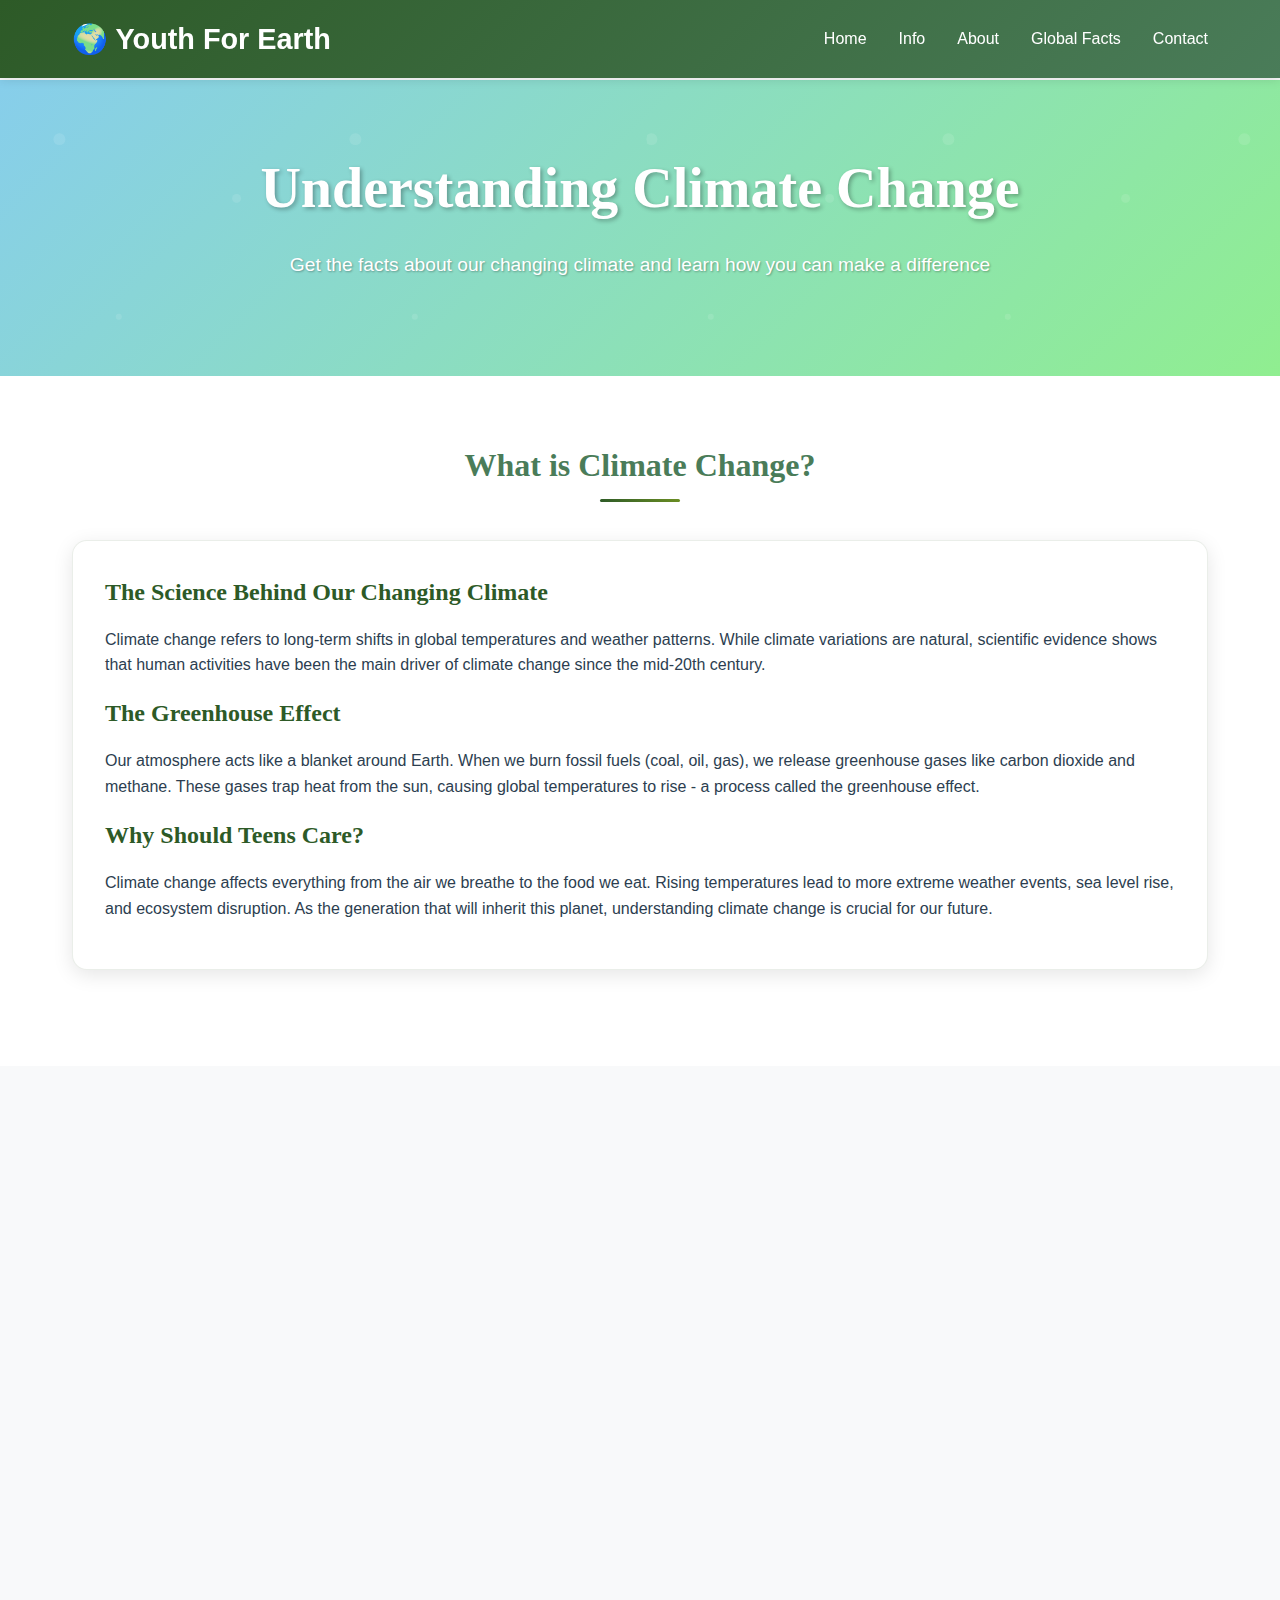
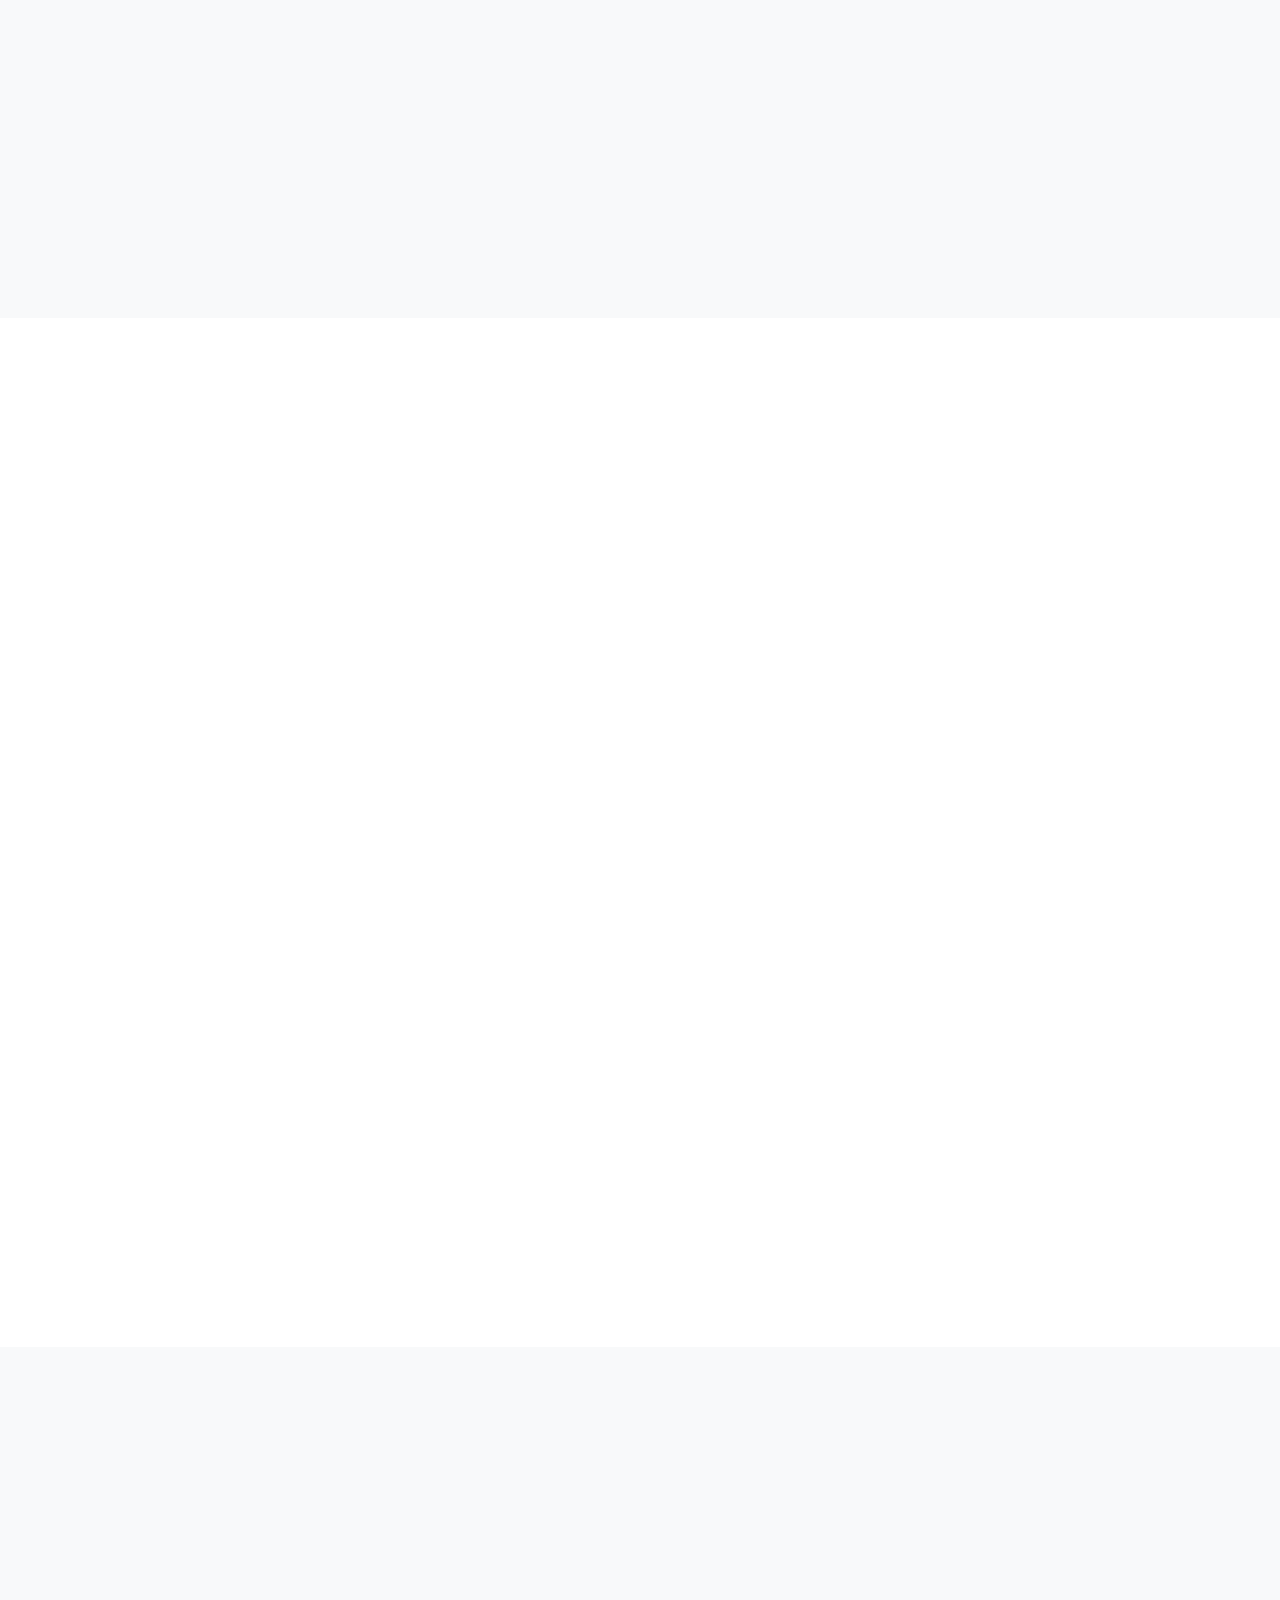
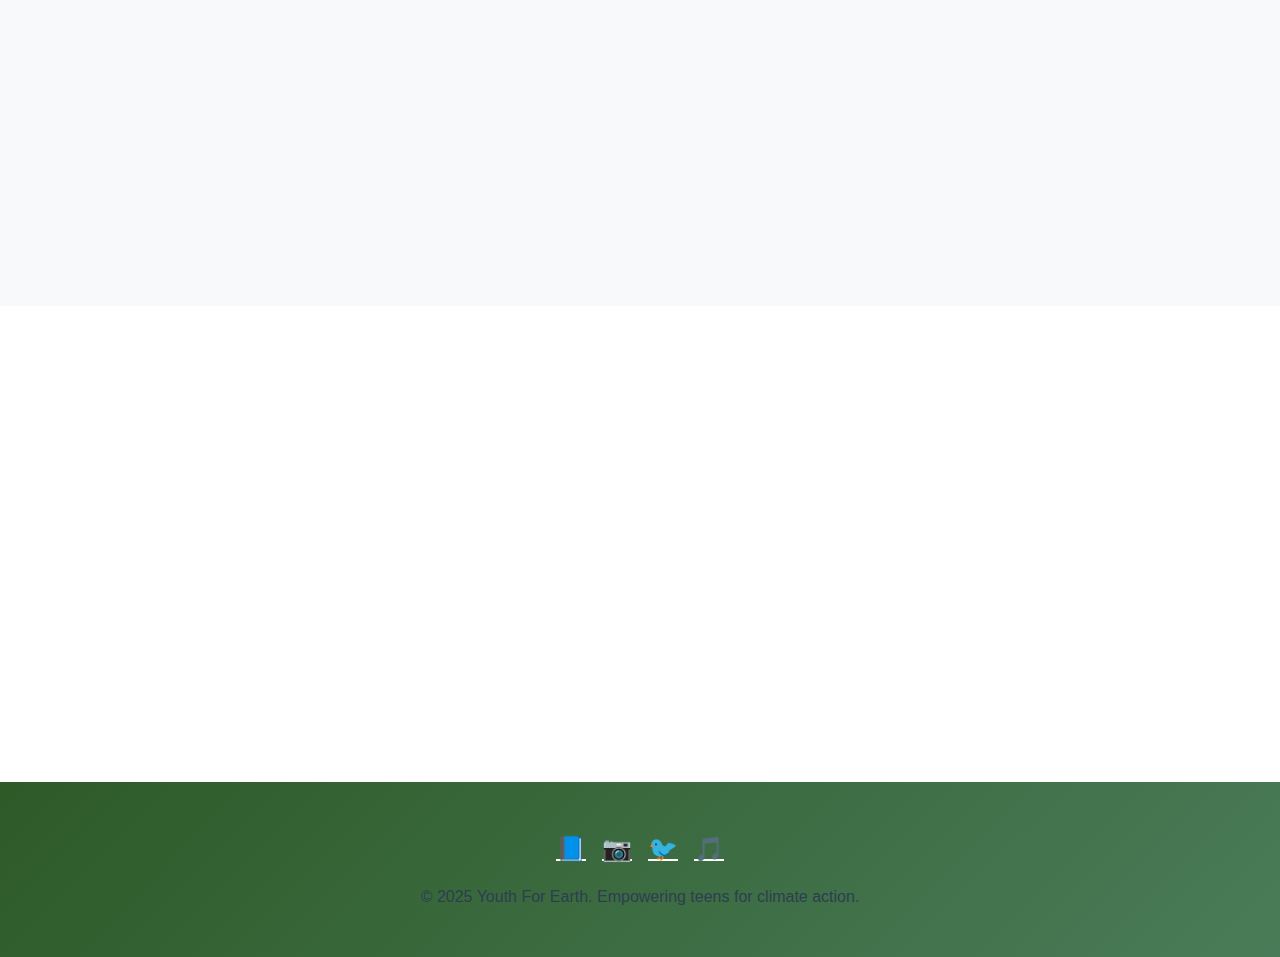
<file: info.html>
<!DOCTYPE html>
<html lang="en">
<head>
    <meta charset="UTF-8">
    <meta name="viewport" content="width=device-width, initial-scale=1.0">
    <title>Climate Change Information - Youth For Earth</title>
    <link rel="stylesheet" href="css/style.css">
    <link rel="preconnect" href="https://fonts.googleapis.com">
    <link rel="preconnect" href="https://fonts.gstatic.com" crossorigin>
    <link href="https://fonts.googleapis.com/css2?family=Inter:wght@300;400;500;600;700&display=swap" rel="stylesheet">
</head>
<body>
    <!-- Navigation -->
    <nav class="navbar" id="navbar">
        <div class="nav-container">
            <a href="index.html" class="logo">🌍 Youth For Earth</a>
            <ul class="nav-menu" id="nav-menu">
                <li><a href="index.html">Home</a></li>
                <li><a href="info.html">Info</a></li>
                <li><a href="about.html">About</a></li>
                <li><a href="facts.html">Global Facts</a></li>
                <li><a href="contact.html">Contact</a></li>
            </ul>
            <div class="mobile-menu-toggle" id="mobile-menu-toggle">
                <span></span>
                <span></span>
                <span></span>
            </div>
        </div>
    </nav>

    <!-- Main Content -->
    <main class="main-content">
        <!-- Hero Section -->
        <section class="hero">
            <div class="container">
                <div class="hero-content">
                    <h1>Understanding Climate Change</h1>
                    <p>Get the facts about our changing climate and learn how you can make a difference</p>
                </div>
            </div>
        </section>

        <!-- What is Climate Change Section -->
        <section class="section">
            <div class="container">
                <h2 class="section-title">What is Climate Change?</h2>
                <div class="card">
                    <h3>The Science Behind Our Changing Climate</h3>
                    <p>Climate change refers to long-term shifts in global temperatures and weather patterns. While climate variations are natural, scientific evidence shows that human activities have been the main driver of climate change since the mid-20th century.</p>
                    
                    <h3>The Greenhouse Effect</h3>
                    <p>Our atmosphere acts like a blanket around Earth. When we burn fossil fuels (coal, oil, gas), we release greenhouse gases like carbon dioxide and methane. These gases trap heat from the sun, causing global temperatures to rise - a process called the greenhouse effect.</p>
                    
                    <h3>Why Should Teens Care?</h3>
                    <p>Climate change affects everything from the air we breathe to the food we eat. Rising temperatures lead to more extreme weather events, sea level rise, and ecosystem disruption. As the generation that will inherit this planet, understanding climate change is crucial for our future.</p>
                </div>
            </div>
        </section>

        <!-- Causes Section -->
        <section class="section">
            <div class="container">
                <h2 class="section-title">What's Causing Climate Change?</h2>
                <div class="card-grid">
                    <div class="card">
                        <h3>🔥 Burning Fossil Fuels</h3>
                        <p>Coal, oil, and natural gas power our cars, homes, and industries. When burned, they release carbon dioxide - the main greenhouse gas driving climate change.</p>
                    </div>
                    <div class="card">
                        <h3>🌲 Deforestation</h3>
                        <p>Trees absorb carbon dioxide from the atmosphere. When forests are cut down, we lose these natural carbon sinks and release stored carbon back into the air.</p>
                    </div>
                    <div class="card">
                        <h3>🏭 Industrial Activities</h3>
                        <p>Manufacturing, agriculture, and other industries produce greenhouse gases through energy use, chemical processes, and waste management.</p>
                    </div>
                    <div class="card">
                        <h3>🚗 Transportation</h3>
                        <p>Cars, trucks, planes, and ships burn fossil fuels, contributing significantly to global emissions. Transportation accounts for about 14% of global greenhouse gas emissions.</p>
                    </div>
                    <div class="card">
                        <h3>🏠 Energy Use</h3>
                        <p>Heating, cooling, and powering our homes and buildings requires energy, much of which comes from burning fossil fuels.</p>
                    </div>
                    <div class="card">
                        <h3>🍖 Agriculture & Food</h3>
                        <p>Livestock farming, especially cattle, produces methane. Food production, processing, and transportation also contribute to emissions.</p>
                    </div>
                </div>
            </div>
        </section>

        <!-- Impacts Section -->
        <section class="section">
            <div class="container">
                <h2 class="section-title">How Climate Change Affects Us</h2>
                <div class="card">
                    <h3>🌡️ Rising Temperatures</h3>
                    <p>Global average temperatures have increased by about 1.1°C since the late 1800s. This might not sound like much, but it's causing significant changes to our climate system.</p>
                    
                    <h3>🌊 Sea Level Rise</h3>
                    <p>As temperatures rise, ice sheets and glaciers melt, and ocean water expands. Sea levels have risen about 8 inches since 1900, threatening coastal communities worldwide.</p>
                    
                    <h3>🌪️ Extreme Weather</h3>
                    <p>Climate change is making extreme weather events more frequent and intense. We're seeing more powerful hurricanes, longer droughts, heavier rainfall, and more intense heatwaves.</p>
                    
                    <h3>🌍 Ecosystem Disruption</h3>
                    <p>Plants and animals are struggling to adapt to rapidly changing conditions. Many species are moving to new areas or facing extinction as their habitats change.</p>
                    
                    <h3>🌾 Food Security</h3>
                    <p>Changes in temperature and rainfall patterns affect crop yields. Some regions may become too hot or dry for farming, while others may face flooding.</p>
                    
                    <h3>🏥 Health Impacts</h3>
                    <p>Climate change affects human health through heat stress, air pollution, increased disease transmission, and mental health impacts from extreme weather events.</p>
                </div>
            </div>
        </section>

        <!-- Solutions Section -->
        <section class="section">
            <div class="container">
                <h2 class="section-title">What Can We Do About It?</h2>
                <div class="card-grid">
                    <div class="card">
                        <h3>🌱 Individual Actions</h3>
                        <ul>
                            <li>Reduce energy consumption at home</li>
                            <li>Choose sustainable transportation</li>
                            <li>Eat more plant-based foods</li>
                            <li>Reduce, reuse, and recycle</li>
                            <li>Support renewable energy</li>
                        </ul>
                    </div>
                    <div class="card">
                        <h3>🏫 School & Community</h3>
                        <ul>
                            <li>Start environmental clubs</li>
                            <li>Organize climate awareness events</li>
                            <li>Advocate for green school policies</li>
                            <li>Participate in local clean-up efforts</li>
                            <li>Support local environmental initiatives</li>
                        </ul>
                    </div>
                    <div class="card">
                        <h3>🌍 Global Action</h3>
                        <ul>
                            <li>Support climate-friendly policies</li>
                            <li>Vote for leaders who prioritize climate action</li>
                            <li>Join youth climate movements</li>
                            <li>Use social media to spread awareness</li>
                            <li>Support organizations fighting climate change</li>
                        </ul>
                    </div>
                </div>
            </div>
        </section>

        <!-- Hope Section -->
        <section class="section">
            <div class="container">
                <div class="card" style="text-align: center;">
                    <h2>There's Still Hope</h2>
                    <p>While the challenges are significant, we have the knowledge, technology, and growing global movement needed to address climate change. Young people around the world are leading the way, demanding action and creating innovative solutions.</p>
                    <p>Every action counts, and together, we can build a more sustainable future. The time to act is now, and we're the generation that can make it happen.</p>
                    <div style="margin-top: 2rem;">
                        <a href="facts.html" class="btn">Explore the Facts</a>
                        <a href="contact.html" class="btn btn-secondary">Take Action</a>
                    </div>
                </div>
            </div>
        </section>
    </main>

    <!-- Footer -->
    <footer class="footer">
        <div class="container">
            <div class="social-links">
                <a href="#" aria-label="Facebook">📘</a>
                <a href="#" aria-label="Instagram">📷</a>
                <a href="#" aria-label="Twitter">🐦</a>
                <a href="#" aria-label="TikTok">🎵</a>
            </div>
            <p>&copy; 2025 Youth For Earth. Empowering teens for climate action.</p>
        </div>
    </footer>

    <script src="js/main.js"></script>
</body>
</html>
</file>
<file: css/style.css>
/* Youth For Earth - Global Climate Change Awareness for Teens */
/* This is the main stylesheet that controls how our website looks */

/* Reset and Base Styles */
/* The * selector applies to ALL elements on the page */
* {
    margin: 0;        /* Remove default margins from all elements */
    padding: 0;       /* Remove default padding from all elements */
    box-sizing: border-box;  /* Makes width/height include padding and border */
}

/* Body styling - applies to the entire page */
body {
    font-family: 'Segoe UI', Tahoma, Geneva, Verdana, sans-serif;  /* Font stack - tries first font, falls back to others */
    line-height: 1.6;    /* Space between lines of text (1.6 times the font size) */
    color: #333;         /* Dark gray text color */
    background-color: #f8f9fa;  /* Light gray background */
}

/* Color Variables - CSS Custom Properties */
/* :root defines global variables that can be used throughout the CSS */
:root {
    --primary-green: #2d5a27;    /* Main green color for headings and important elements */
    --secondary-green: #4a7c59;  /* Lighter green for secondary elements */
    --accent-green: #6b8e23;     /* Accent green for highlights */
    --light-green: #90ee90;      /* Very light green for hover effects */
    --earth-brown: #8b4513;      /* Brown color representing earth/soil */
    --sky-blue: #87ceeb;         /* Light blue representing sky */
    --text-dark: #2c3e50;        /* Dark color for main text */
    --text-light: #ecf0f1;       /* Light color for text on dark backgrounds */
    --white: #ffffff;            /* Pure white */
    --shadow: rgba(0, 0, 0, 0.1); /* Semi-transparent black for shadows */
}

/* Typography - Styling for text elements */
/* This selector targets ALL heading elements (h1, h2, h3, h4, h5, h6) */
h1, h2, h3, h4, h5, h6 {
    font-family: 'Georgia', serif;  /* Serif font for headings (more formal) */
    color: var(--primary-green);    /* Use our custom green color */
    margin-bottom: 1rem;            /* Space below headings */
}

/* Specific styling for h1 (main page titles) */
h1 {
    font-size: 2.5rem;    /* Large font size (2.5 times the base size) */
    font-weight: bold;    /* Make text bold */
}

/* Specific styling for h2 (section titles) */
h2 {
    font-size: 2rem;                    /* Medium-large font size */
    color: var(--secondary-green);      /* Use secondary green color */
}

/* Specific styling for h3 (subsection titles) */
h3 {
    font-size: 1.5rem;    /* Medium font size */
}

/* Paragraph styling */
p {
    margin-bottom: 1rem;  /* Space below paragraphs */
    color: var(--text-dark);  /* Use our custom dark text color */
}

/* Navigation */
.navbar {
    background: linear-gradient(135deg, var(--primary-green), var(--secondary-green));
    padding: 1rem 0;
    position: fixed;
    top: 0;
    width: 100%;
    z-index: 1000;
    box-shadow: 0 2px 10px var(--shadow);
    transition: all 0.3s ease;
}

.navbar.scrolled {
    padding: 0.5rem 0;
    background: rgba(45, 90, 39, 0.95);
    backdrop-filter: blur(10px);
}

.nav-container {
    max-width: 1200px;
    margin: 0 auto;
    display: flex;
    justify-content: space-between;
    align-items: center;
    padding: 0 2rem;
}

.logo {
    font-size: 1.8rem;
    font-weight: bold;
    color: var(--white);
    text-decoration: none;
    transition: transform 0.3s ease;
}

.logo:hover {
    transform: scale(1.05);
}

.nav-menu {
    display: flex;
    list-style: none;
    gap: 2rem;
}

.nav-menu a {
    color: var(--white);
    text-decoration: none;
    font-weight: 500;
    transition: all 0.3s ease;
    position: relative;
}

.nav-menu a:hover {
    color: var(--light-green);
    transform: translateY(-2px);
}

.nav-menu a::after {
    content: '';
    position: absolute;
    width: 0;
    height: 2px;
    bottom: -5px;
    left: 0;
    background-color: var(--light-green);
    transition: width 0.3s ease;
}

.nav-menu a:hover::after {
    width: 100%;
}

/* Mobile Menu Toggle */
.mobile-menu-toggle {
    display: none;
    flex-direction: column;
    cursor: pointer;
    padding: 0.5rem;
}

.mobile-menu-toggle span {
    width: 25px;
    height: 3px;
    background-color: var(--white);
    margin: 3px 0;
    transition: 0.3s;
}

/* Main Content */
.main-content {
    margin-top: 80px;
    min-height: calc(100vh - 80px);
}

.container {
    max-width: 1200px;
    margin: 0 auto;
    padding: 0 2rem;
}

/* Hero Section */
.hero {
    background: linear-gradient(135deg, var(--sky-blue), var(--light-green));
    padding: 4rem 0;
    text-align: center;
    position: relative;
    overflow: hidden;
}

.hero::before {
    content: '';
    position: absolute;
    top: 0;
    left: 0;
    right: 0;
    bottom: 0;
    background: url('data:image/svg+xml,<svg xmlns="http://www.w3.org/2000/svg" viewBox="0 0 100 100"><circle cx="20" cy="20" r="2" fill="rgba(255,255,255,0.1)"/><circle cx="80" cy="40" r="1.5" fill="rgba(255,255,255,0.1)"/><circle cx="40" cy="80" r="1" fill="rgba(255,255,255,0.1)"/></svg>');
    animation: float 20s infinite linear;
}

@keyframes float {
    0% { transform: translateY(0px); }
    100% { transform: translateY(-100px); }
}

.hero-content {
    position: relative;
    z-index: 2;
}

.hero h1 {
    color: var(--white);
    font-size: 3.5rem;
    margin-bottom: 1rem;
    text-shadow: 2px 2px 4px rgba(0, 0, 0, 0.3);
    animation: fadeInUp 1s ease-out;
}

.hero p {
    color: var(--white);
    font-size: 1.2rem;
    margin-bottom: 2rem;
    text-shadow: 1px 1px 2px rgba(0, 0, 0, 0.3);
    animation: fadeInUp 1s ease-out 0.3s both;
}

/* Buttons */
.btn {
    display: inline-block;
    padding: 1rem 2rem;
    background: linear-gradient(45deg, var(--primary-green), var(--secondary-green));
    color: var(--white);
    text-decoration: none;
    border-radius: 50px;
    font-weight: bold;
    transition: all 0.3s ease;
    border: none;
    cursor: pointer;
    font-size: 1rem;
    box-shadow: 0 4px 15px rgba(45, 90, 39, 0.3);
}

.btn:hover {
    transform: translateY(-3px);
    box-shadow: 0 6px 20px rgba(45, 90, 39, 0.4);
    background: linear-gradient(45deg, var(--secondary-green), var(--accent-green));
}

.btn-secondary {
    background: linear-gradient(45deg, var(--earth-brown), #a0522d);
}

.btn-secondary:hover {
    background: linear-gradient(45deg, #a0522d, var(--earth-brown));
}

/* Sections */
.section {
    padding: 4rem 0;
}

.section:nth-child(even) {
    background-color: var(--white);
}

.section:nth-child(odd) {
    background-color: #f8f9fa;
}

.section-title {
    text-align: center;
    margin-bottom: 3rem;
    position: relative;
}

.section-title::after {
    content: '';
    position: absolute;
    bottom: -10px;
    left: 50%;
    transform: translateX(-50%);
    width: 80px;
    height: 3px;
    background: linear-gradient(45deg, var(--primary-green), var(--accent-green));
    border-radius: 2px;
}

/* Cards */
.card {
    background: var(--white);
    border-radius: 15px;
    padding: 2rem;
    box-shadow: 0 5px 20px var(--shadow);
    transition: all 0.3s ease;
    margin-bottom: 2rem;
    border: 1px solid rgba(45, 90, 39, 0.1);
}

.card:hover {
    transform: translateY(-5px);
    box-shadow: 0 10px 30px rgba(45, 90, 39, 0.2);
}

.card-grid {
    display: grid;
    grid-template-columns: repeat(auto-fit, minmax(300px, 1fr));
    gap: 2rem;
    margin-top: 2rem;
}

/* Facts Section */
.fact-item {
    background: linear-gradient(135deg, var(--light-green), var(--sky-blue));
    border-radius: 15px;
    padding: 2rem;
    text-align: center;
    margin: 1rem 0;
    transition: all 0.3s ease;
    opacity: 0;
    transform: translateY(30px);
}

.fact-item.visible {
    opacity: 1;
    transform: translateY(0);
}

.fact-number {
    font-size: 3rem;
    font-weight: bold;
    color: var(--primary-green);
    display: block;
    margin-bottom: 1rem;
}

.fact-text {
    font-size: 1.1rem;
    color: var(--text-dark);
    font-weight: 500;
}

/* Contact Form */
.contact-form {
    max-width: 600px;
    margin: 0 auto;
    background: var(--white);
    padding: 3rem;
    border-radius: 20px;
    box-shadow: 0 10px 30px var(--shadow);
}

.form-group {
    margin-bottom: 1.5rem;
}

.form-group label {
    display: block;
    margin-bottom: 0.5rem;
    color: var(--primary-green);
    font-weight: 600;
}

.form-group input:not([type="checkbox"]),
.form-group textarea,
.form-group select {
    width: 100%;
    padding: 1rem;
    border: 2px solid #e0e0e0;
    border-radius: 10px;
    font-size: 1rem;
    transition: all 0.3s ease;
    font-family: inherit;
}

.form-group input:not([type="checkbox"]):focus,
.form-group textarea:focus,
.form-group select:focus {
    outline: none;
    border-color: var(--primary-green);
    box-shadow: 0 0 0 3px rgba(45, 90, 39, 0.1);
}

.form-group textarea {
    resize: vertical;
    min-height: 120px;
}

/* Footer */
.footer {
    background: linear-gradient(135deg, var(--primary-green), var(--secondary-green));
    color: var(--white);
    text-align: center;
    padding: 2rem 0;
}

.social-links {
    display: flex;
    justify-content: center;
    gap: 1rem;
    margin: 1rem 0;
}

.social-links a {
    color: var(--white);
    font-size: 1.5rem;
    transition: all 0.3s ease;
}

.social-links a:hover {
    color: var(--light-green);
    transform: scale(1.2);
}

/* Large social media icons for main sections */
.large-social a {
    font-size: 2rem;
    font-weight: bold;
    padding: 1rem 1.5rem;
    margin: 0 0.5rem;
    display: inline-block;
    transition: all 0.3s ease;
    text-decoration: none;
    border-radius: 8px;
}

.large-social a:hover {
    transform: scale(1.1);
}

/* Facebook logo styling */
.facebook-logo {
    background-color: #1877F2;
    color: white;
    font-family: Arial, sans-serif;
    font-weight: bold;
}

.facebook-logo:hover {
    background-color: #166FE5;
    color: white;
}

/* Instagram logo styling */
.instagram-logo {
    background: linear-gradient(45deg, #f09433 0%,#e6683c 25%,#dc2743 50%,#cc2366 75%,#bc1888 100%);
    color: white;
    font-family: Arial, sans-serif;
    font-weight: bold;
}

.instagram-logo:hover {
    background: linear-gradient(45deg, #e0852e 0%,#d55a2f 25%,#d01e36 50%,#c01a59 75%,#b0157b 100%);
    color: white;
}

/* Small footer social media icons */
.facebook-logo-small {
    background-color: #1877F2;
    color: white;
    font-family: Arial, sans-serif;
    font-weight: bold;
    border-radius: 4px;
    padding: 0.3rem 0.6rem;
    font-size: 1.2rem;
}

.facebook-logo-small:hover {
    background-color: #166FE5;
    color: white;
}

.instagram-logo-small {
    background: linear-gradient(45deg, #f09433 0%,#e6683c 25%,#dc2743 50%,#cc2366 75%,#bc1888 100%);
    color: white;
    border-radius: 4px;
    padding: 0.3rem 0.6rem;
    font-size: 1.2rem;
}

.instagram-logo-small:hover {
    background: linear-gradient(45deg, #e0852e 0%,#d55a2f 25%,#d01e36 50%,#c01a59 75%,#b0157b 100%);
    color: white;
}

/* Animations */
@keyframes fadeInUp {
    from {
        opacity: 0;
        transform: translateY(30px);
    }
    to {
        opacity: 1;
        transform: translateY(0);
    }
}

@keyframes pulse {
    0% { transform: scale(1); }
    50% { transform: scale(1.05); }
    100% { transform: scale(1); }
}

.pulse {
    animation: pulse 2s infinite;
}

/* Responsive Design */
@media (max-width: 768px) {
    .nav-menu {
        position: fixed;
        top: 70px;
        left: -100%;
        width: 100%;
        height: calc(100vh - 70px);
        background: var(--primary-green);
        flex-direction: column;
        justify-content: flex-start;
        align-items: center;
        padding-top: 2rem;
        transition: left 0.3s ease;
    }

    .nav-menu.active {
        left: 0;
    }

    .mobile-menu-toggle {
        display: flex;
    }

    .mobile-menu-toggle.active span:nth-child(1) {
        transform: rotate(-45deg) translate(-5px, 6px);
    }

    .mobile-menu-toggle.active span:nth-child(2) {
        opacity: 0;
    }

    .mobile-menu-toggle.active span:nth-child(3) {
        transform: rotate(45deg) translate(-5px, -6px);
    }

    .hero h1 {
        font-size: 2.5rem;
    }

    .hero p {
        font-size: 1rem;
    }

    .container {
        padding: 0 1rem;
    }

    .card-grid {
        grid-template-columns: 1fr;
    }

    .contact-form {
        padding: 2rem 1rem;
    }

    h1 {
        font-size: 2rem;
    }

    h2 {
        font-size: 1.5rem;
    }
}

@media (max-width: 480px) {
    .hero h1 {
        font-size: 2rem;
    }

    .btn {
        padding: 0.8rem 1.5rem;
        font-size: 0.9rem;
    }

    .fact-number {
        font-size: 2rem;
    }
}

/* Loading Animation */
.loading {
    display: inline-block;
    width: 20px;
    height: 20px;
    border: 3px solid rgba(255, 255, 255, 0.3);
    border-radius: 50%;
    border-top-color: var(--white);
    animation: spin 1s ease-in-out infinite;
}

@keyframes spin {
    to { transform: rotate(360deg); }
}

/* Checkbox Styling */
.checkbox-group {
    margin-bottom: 1.5rem;
}

.checkbox-label {
    display: flex;
    align-items: flex-start;
    gap: 0.75rem;
    cursor: pointer;
    font-weight: 500;
    color: var(--primary-green);
    line-height: 1.5;
}

.checkbox-label input[type="checkbox"] {
    appearance: none;
    width: 14px;
    height: 14px;
    margin: 0;
    margin-top: 2px;
    cursor: pointer;
    accent-color: var(--primary-green);
    flex-shrink: 0;
    border: 1.5px solid #ddd;
    border-radius: 2px;
    background-color: white;
    position: relative;
    transition: all 0.3s ease;
}

.checkbox-text {
    flex: 1;
    color: var(--text-dark);
    font-size: 1rem;
}

.checkbox-label input[type="checkbox"]:checked {
    background-color: var(--primary-green);
    border-color: var(--primary-green);
}

.checkbox-label input[type="checkbox"]:checked::after {
    content: '✓';
    position: absolute;
    top: 50%;
    left: 50%;
    transform: translate(-50%, -50%);
    color: white;
    font-size: 10px;
    font-weight: bold;
}

.checkbox-label input[type="checkbox"]:hover {
    border-color: var(--primary-green);
}

.checkbox-label input[type="checkbox"]:focus {
    outline: 2px solid rgba(45, 90, 39, 0.3);
    outline-offset: 2px;
}

/* Success/Error Messages */
.message {
    padding: 1rem;
    border-radius: 10px;
    margin: 1rem 0;
    text-align: center;
    font-weight: 500;
}

.message.success {
    background-color: #d4edda;
    color: #155724;
    border: 1px solid #c3e6cb;
}

.message.error {
    background-color: #f8d7da;
    color: #721c24;
    border: 1px solid #f5c6cb;
}
</file>
